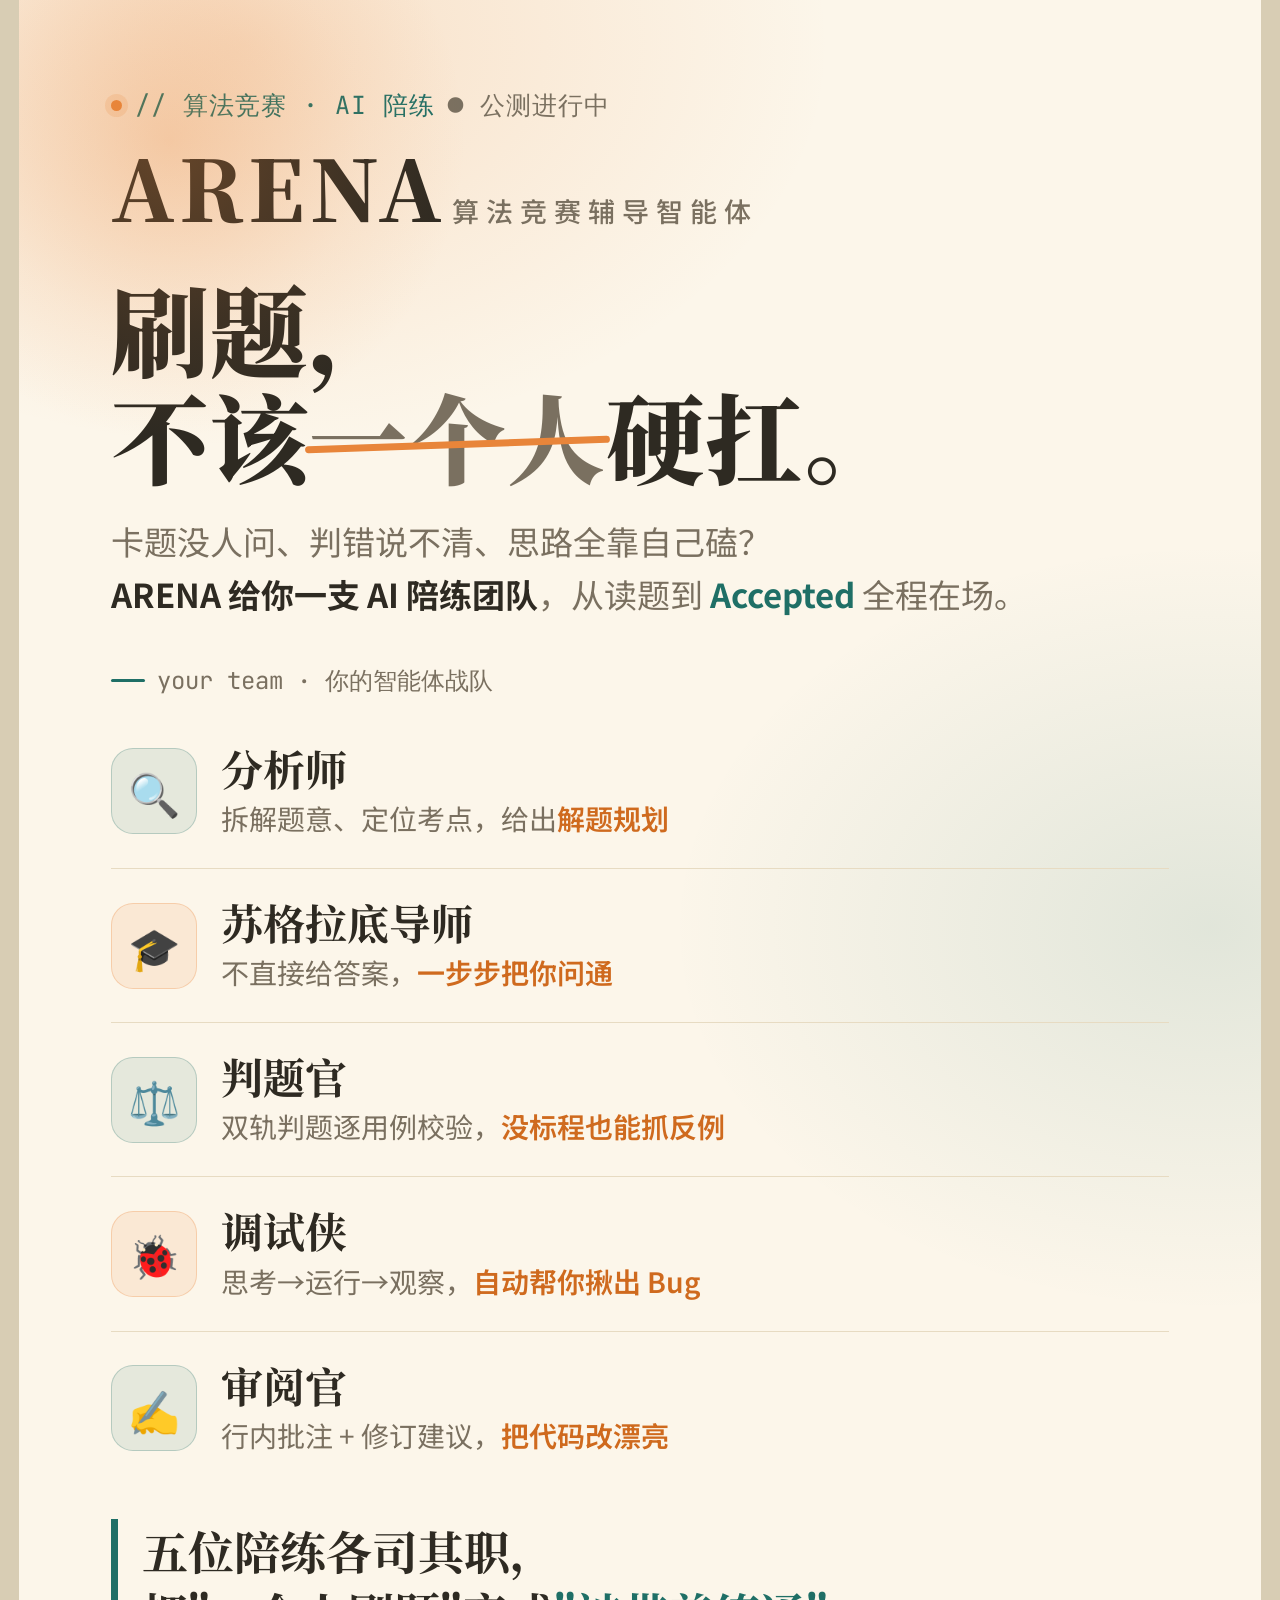
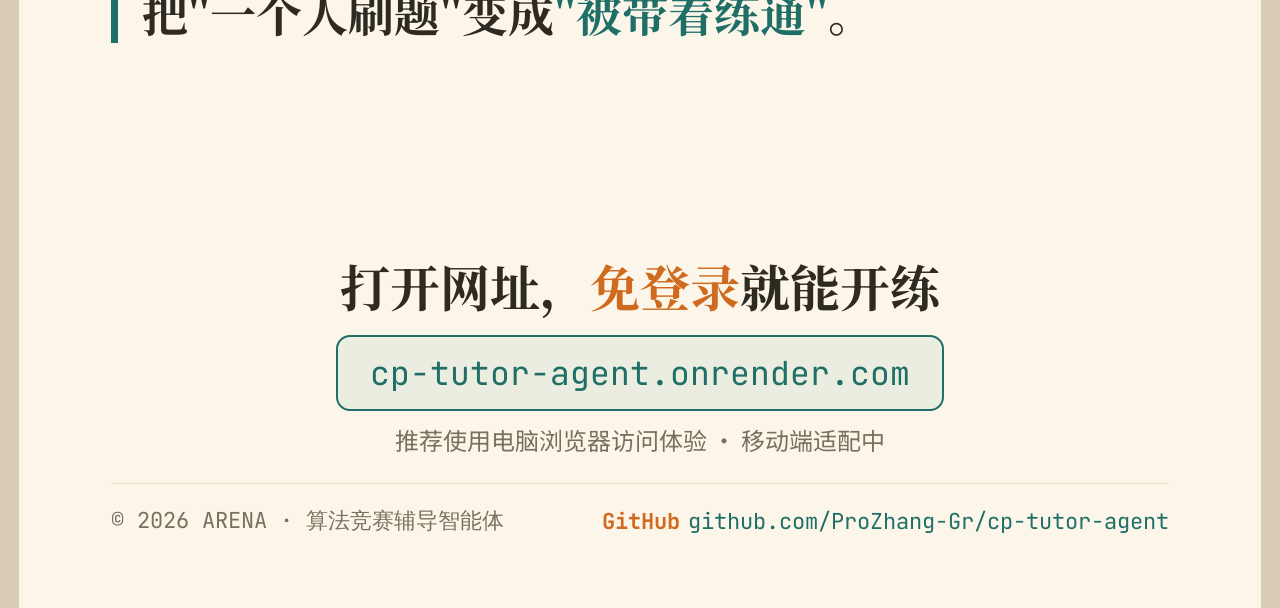
<file: 宣传海报/ARENA海报-五智能体-无码.html>
<!DOCTYPE html>
<html lang="zh-CN">
<head>
<meta charset="UTF-8" />
<meta name="viewport" content="width=device-width, initial-scale=1.0" />
<title>ARENA 宣传海报 · 五智能体</title>
<link rel="preconnect" href="https://fonts.googleapis.com">
<link rel="preconnect" href="https://fonts.gstatic.com" crossorigin>
<link href="https://fonts.googleapis.com/css2?family=Noto+Serif+SC:wght@500;700;900&family=Noto+Sans+SC:wght@400;500;700&family=JetBrains+Mono:wght@400;500;700&display=swap" rel="stylesheet">
<style>
/* ============================================================
   ARENA 宣传海报 · 五智能体（竖版 1242×2208）
   ★ 改文案：改 <body> 文字；改配色：改 :root；导出：浏览器 Ctrl+P 存 PDF 或截图
   ============================================================ */
:root{
  --paper:#FCF6EA; --paper2:#F6ECD8; --ink:#2E2A22; --ink-soft:#7A7060;
  --orange:#E8853A; --orange-deep:#CF6A1E; --teal:#1F6F66; --teal-deep:#134A43;
  --gold:#C79A3E; --line:#E7DBC2;
  --serif:"Noto Serif SC","Source Han Serif SC","Songti SC",Georgia,serif;
  --sans:"Noto Sans SC","PingFang SC","Microsoft YaHei",sans-serif;
  --mono:"JetBrains Mono","Cascadia Code","SF Mono",Consolas,monospace;
}
*{box-sizing:border-box;margin:0;padding:0}
html,body{background:#d8cdb4}
.poster{position:relative;width:1242px;height:2208px;margin:0 auto;overflow:hidden;
  background:
    radial-gradient(1050px 720px at 18% 2%, rgba(232,133,58,.20), transparent 56%),
    radial-gradient(900px 640px at 96% 42%, rgba(31,111,102,.12), transparent 60%),
    var(--paper);
  color:var(--ink);font-family:var(--sans);padding:88px 92px 72px;display:flex;flex-direction:column}
.sun{position:absolute;top:-160px;left:-150px;width:600px;height:600px;border-radius:50%;
  background:radial-gradient(circle at 50% 50%, rgba(232,133,58,.30), rgba(232,133,58,.08) 46%, transparent 70%);
  pointer-events:none}

.eyebrow{font-family:var(--mono);font-size:25px;letter-spacing:.04em;color:var(--teal);
  display:flex;align-items:center;gap:13px;margin-bottom:26px}
.eyebrow .dot{width:11px;height:11px;border-radius:50%;background:var(--orange);box-shadow:0 0 0 6px rgba(232,133,58,.18)}
.eyebrow .live{color:var(--ink-soft)}

.wordmark{font-family:var(--serif);font-weight:900;font-size:84px;line-height:.9;letter-spacing:.05em;display:inline-block}
.wordmark .sub{font-family:var(--sans);font-weight:500;font-size:27px;color:var(--ink-soft);letter-spacing:.26em;margin-left:6px}

/* 痛点大标 */
.hook{font-family:var(--serif);font-weight:900;font-size:98px;line-height:1.1;margin-top:50px;letter-spacing:.01em}
.hook .strike{position:relative;color:var(--ink-soft)}
.hook .strike::after{content:"";position:absolute;left:-4px;right:-4px;top:54%;height:7px;
  background:var(--orange);border-radius:4px;transform:rotate(-2deg)}
.hook .turn{color:var(--teal)}
.lead{font-size:33px;line-height:1.6;color:var(--ink-soft);margin-top:26px;max-width:1000px}
.lead b{color:var(--ink)}

/* 五智能体名片 */
.team{margin-top:44px}
.team-h{font-family:var(--mono);font-size:24px;color:var(--ink-soft);margin-bottom:18px;
  display:flex;align-items:center;gap:12px}
.team-h::before{content:"";width:34px;height:3px;background:var(--teal);border-radius:2px}
.agent{display:flex;align-items:center;gap:24px;padding:30px 0;border-bottom:1.5px solid var(--line)}
.agent:last-child{border-bottom:none}
.agent .av{flex:0 0 auto;width:86px;height:86px;border-radius:22px;display:grid;place-items:center;font-size:42px;
  background:rgba(31,111,102,.10);color:var(--teal);border:1.5px solid rgba(31,111,102,.24)}
.agent:nth-child(odd) .av{background:rgba(232,133,58,.12);color:var(--orange-deep);border-color:rgba(232,133,58,.28)}
.agent .nm{font-family:var(--serif);font-weight:700;font-size:42px;line-height:1.1}
.agent .ro{font-size:28px;color:var(--ink-soft);margin-top:7px}
.agent .ro b{color:var(--orange-deep);font-weight:600}

/* 收尾标语 */
.closing{margin-top:34px;font-family:var(--serif);font-weight:700;font-size:46px;line-height:1.35;
  color:var(--ink);border-left:7px solid var(--teal);padding-left:24px}
.closing em{color:var(--teal);font-style:normal}

/* CTA + 二维码 */
.cta{margin-top:auto;padding-top:30px;display:flex;align-items:center;justify-content:space-between;gap:36px}
.cta-text .k{font-family:var(--serif);font-weight:700;font-size:50px;line-height:1.2}
.cta-text .k em{color:var(--orange-deep);font-style:normal}
.cta-text .u{font-family:var(--mono);font-size:33px;color:var(--teal);margin-top:16px}
.cta-text .note{font-size:24px;color:var(--ink-soft);margin-top:11px}
.qr{flex:0 0 auto;width:256px;height:256px;background:#fff;border-radius:18px;padding:18px;
  border:1.5px solid var(--line);box-shadow:0 16px 40px rgba(46,42,34,.12)}
.qr svg{width:100%;height:100%;display:block}
.qr-fallback{width:100%;height:100%;display:grid;place-items:center;color:var(--ink-soft);
  font-family:var(--mono);font-size:20px;text-align:center;border:2px dashed var(--line);border-radius:10px}

.foot{margin-top:26px;font-family:var(--mono);font-size:22px;color:var(--ink-soft);
  display:flex;justify-content:space-between;align-items:center;gap:16px;border-top:1.5px solid var(--line);padding-top:22px}
.foot .gh{color:var(--teal)}
.foot .gh b{color:var(--orange-deep);font-weight:700;margin-right:8px}

/* —— 无二维码版：行动召唤居中、网址做成醒目按钮 —— */
.cta{justify-content:center !important;text-align:center}
.cta-text{max-width:1020px}
.cta-text .u{display:inline-block;border:2px solid var(--teal);border-radius:14px;
  padding:14px 32px;background:rgba(31,111,102,.07);margin-top:20px}
</style>
</head>
<body>
<div class="poster">
  <div class="sun"></div>

  <div class="eyebrow"><span class="dot"></span><span>// 算法竞赛 · AI 陪练</span><span class="live">● 公测进行中</span></div>
  <div class="wordmark">ARENA<span class="sub">算法竞赛辅导智能体</span></div>

  <h1 class="hook">刷题，<br>不该<span class="strike">一个人</span>硬扛。</h1>
  <p class="lead">卡题没人问、判错说不清、思路全靠自己磕？<br><b>ARENA 给你一支 AI 陪练团队</b>，从读题到 <span style="color:var(--teal);font-weight:700">Accepted</span> 全程在场。</p>

  <div class="team">
    <div class="team-h">your team · 你的智能体战队</div>
    <div class="agent"><span class="av">🔍</span><div><div class="nm">分析师</div><div class="ro">拆解题意、定位考点，给出<b>解题规划</b></div></div></div>
    <div class="agent"><span class="av">🎓</span><div><div class="nm">苏格拉底导师</div><div class="ro">不直接给答案，<b>一步步把你问通</b></div></div></div>
    <div class="agent"><span class="av">⚖️</span><div><div class="nm">判题官</div><div class="ro">双轨判题逐用例校验，<b>没标程也能抓反例</b></div></div></div>
    <div class="agent"><span class="av">🐞</span><div><div class="nm">调试侠</div><div class="ro">思考→运行→观察，<b>自动帮你揪出 Bug</b></div></div></div>
    <div class="agent"><span class="av">✍️</span><div><div class="nm">审阅官</div><div class="ro">行内批注 + 修订建议，<b>把代码改漂亮</b></div></div></div>
  </div>

  <div class="closing">五位陪练各司其职，<br>把"一个人刷题"变成<em>"被带着练通"</em>。</div>

  <div class="cta">
    <div class="cta-text">
      <div class="k">打开网址，<em>免登录</em>就能开练</div>
      <div class="u">cp-tutor-agent.onrender.com</div>
      <div class="note">推荐使用电脑浏览器访问体验 · 移动端适配中</div>
    </div>
    </div>

  <div class="foot">
    <span>© 2026 ARENA · 算法竞赛辅导智能体</span>
    <span class="gh"><b>GitHub</b>github.com/ProZhang-Gr/cp-tutor-agent</span>
  </div>
</div>
</body>
</html>
</file>
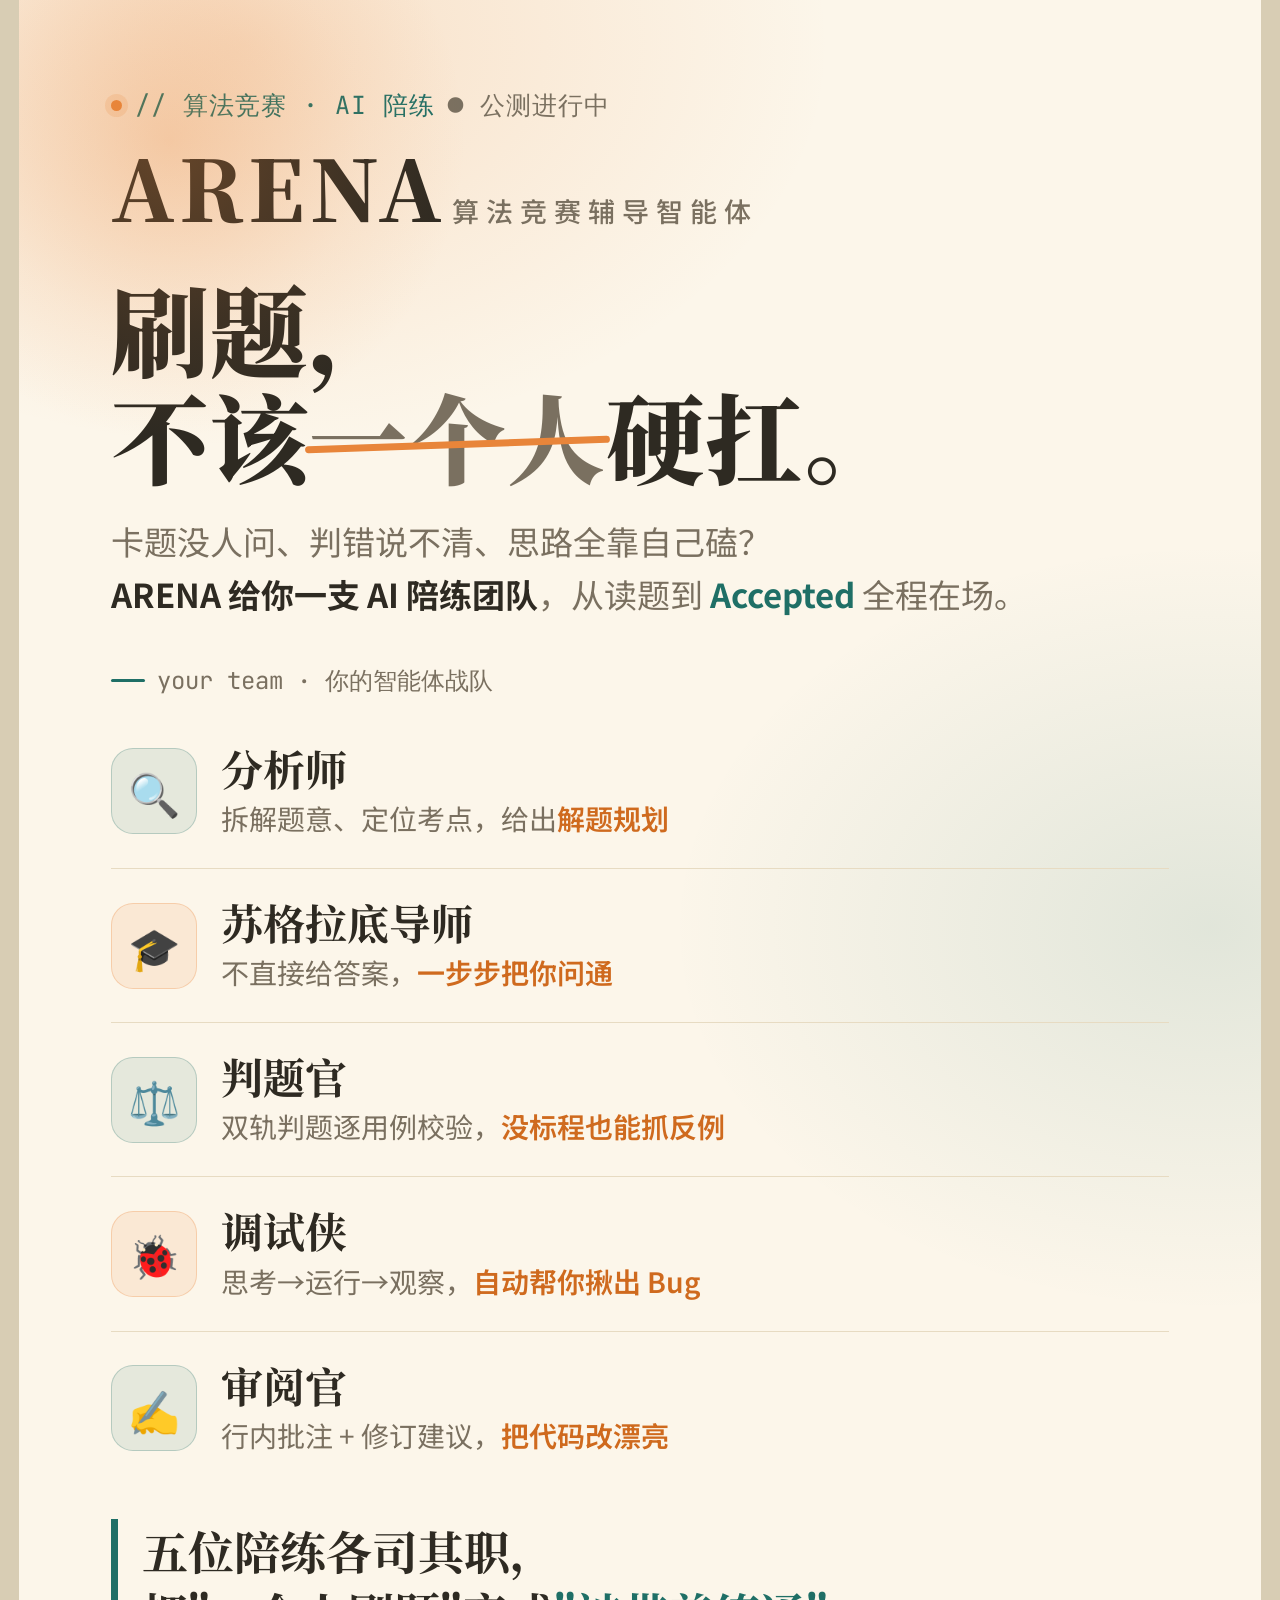
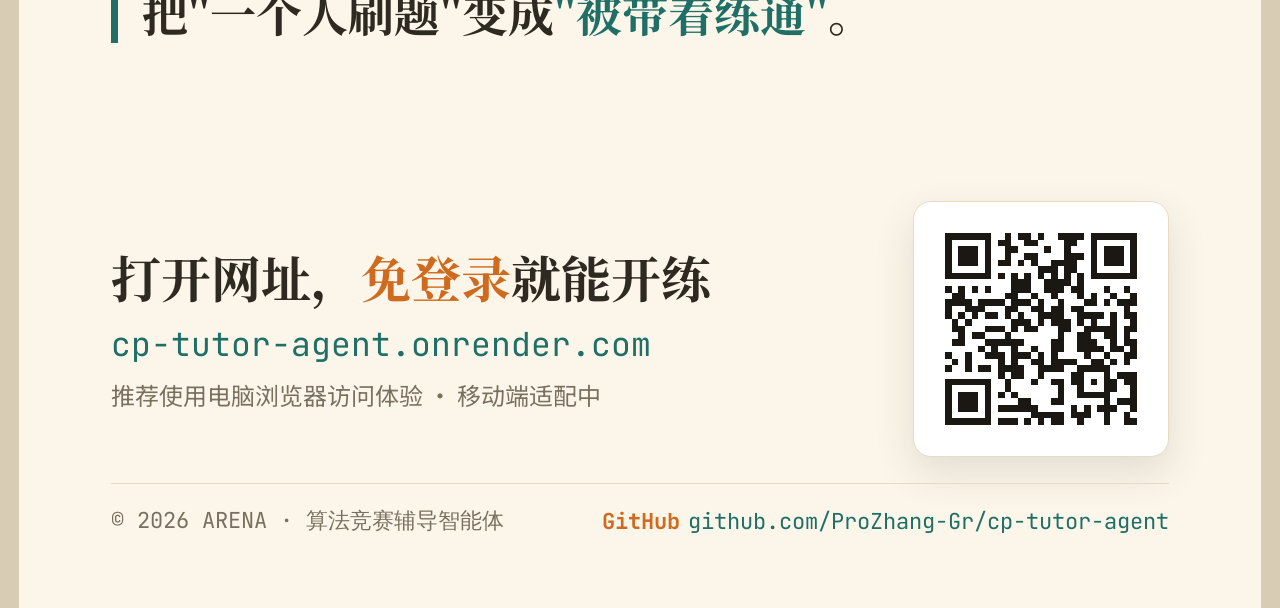
<file: 宣传海报/ARENA海报-五智能体.html>
<!DOCTYPE html>
<html lang="zh-CN">
<head>
<meta charset="UTF-8" />
<meta name="viewport" content="width=device-width, initial-scale=1.0" />
<title>ARENA 宣传海报 · 五智能体</title>
<link rel="preconnect" href="https://fonts.googleapis.com">
<link rel="preconnect" href="https://fonts.gstatic.com" crossorigin>
<link href="https://fonts.googleapis.com/css2?family=Noto+Serif+SC:wght@500;700;900&family=Noto+Sans+SC:wght@400;500;700&family=JetBrains+Mono:wght@400;500;700&display=swap" rel="stylesheet">
<style>
/* ============================================================
   ARENA 宣传海报 · 五智能体（竖版 1242×2208）
   ★ 改文案：改 <body> 文字；改配色：改 :root；导出：浏览器 Ctrl+P 存 PDF 或截图
   ============================================================ */
:root{
  --paper:#FCF6EA; --paper2:#F6ECD8; --ink:#2E2A22; --ink-soft:#7A7060;
  --orange:#E8853A; --orange-deep:#CF6A1E; --teal:#1F6F66; --teal-deep:#134A43;
  --gold:#C79A3E; --line:#E7DBC2;
  --serif:"Noto Serif SC","Source Han Serif SC","Songti SC",Georgia,serif;
  --sans:"Noto Sans SC","PingFang SC","Microsoft YaHei",sans-serif;
  --mono:"JetBrains Mono","Cascadia Code","SF Mono",Consolas,monospace;
}
*{box-sizing:border-box;margin:0;padding:0}
html,body{background:#d8cdb4}
.poster{position:relative;width:1242px;height:2208px;margin:0 auto;overflow:hidden;
  background:
    radial-gradient(1050px 720px at 18% 2%, rgba(232,133,58,.20), transparent 56%),
    radial-gradient(900px 640px at 96% 42%, rgba(31,111,102,.12), transparent 60%),
    var(--paper);
  color:var(--ink);font-family:var(--sans);padding:88px 92px 72px;display:flex;flex-direction:column}
.sun{position:absolute;top:-160px;left:-150px;width:600px;height:600px;border-radius:50%;
  background:radial-gradient(circle at 50% 50%, rgba(232,133,58,.30), rgba(232,133,58,.08) 46%, transparent 70%);
  pointer-events:none}

.eyebrow{font-family:var(--mono);font-size:25px;letter-spacing:.04em;color:var(--teal);
  display:flex;align-items:center;gap:13px;margin-bottom:26px}
.eyebrow .dot{width:11px;height:11px;border-radius:50%;background:var(--orange);box-shadow:0 0 0 6px rgba(232,133,58,.18)}
.eyebrow .live{color:var(--ink-soft)}

.wordmark{font-family:var(--serif);font-weight:900;font-size:84px;line-height:.9;letter-spacing:.05em;display:inline-block}
.wordmark .sub{font-family:var(--sans);font-weight:500;font-size:27px;color:var(--ink-soft);letter-spacing:.26em;margin-left:6px}

/* 痛点大标 */
.hook{font-family:var(--serif);font-weight:900;font-size:98px;line-height:1.1;margin-top:50px;letter-spacing:.01em}
.hook .strike{position:relative;color:var(--ink-soft)}
.hook .strike::after{content:"";position:absolute;left:-4px;right:-4px;top:54%;height:7px;
  background:var(--orange);border-radius:4px;transform:rotate(-2deg)}
.hook .turn{color:var(--teal)}
.lead{font-size:33px;line-height:1.6;color:var(--ink-soft);margin-top:26px;max-width:1000px}
.lead b{color:var(--ink)}

/* 五智能体名片 */
.team{margin-top:44px}
.team-h{font-family:var(--mono);font-size:24px;color:var(--ink-soft);margin-bottom:18px;
  display:flex;align-items:center;gap:12px}
.team-h::before{content:"";width:34px;height:3px;background:var(--teal);border-radius:2px}
.agent{display:flex;align-items:center;gap:24px;padding:30px 0;border-bottom:1.5px solid var(--line)}
.agent:last-child{border-bottom:none}
.agent .av{flex:0 0 auto;width:86px;height:86px;border-radius:22px;display:grid;place-items:center;font-size:42px;
  background:rgba(31,111,102,.10);color:var(--teal);border:1.5px solid rgba(31,111,102,.24)}
.agent:nth-child(odd) .av{background:rgba(232,133,58,.12);color:var(--orange-deep);border-color:rgba(232,133,58,.28)}
.agent .nm{font-family:var(--serif);font-weight:700;font-size:42px;line-height:1.1}
.agent .ro{font-size:28px;color:var(--ink-soft);margin-top:7px}
.agent .ro b{color:var(--orange-deep);font-weight:600}

/* 收尾标语 */
.closing{margin-top:34px;font-family:var(--serif);font-weight:700;font-size:46px;line-height:1.35;
  color:var(--ink);border-left:7px solid var(--teal);padding-left:24px}
.closing em{color:var(--teal);font-style:normal}

/* CTA + 二维码 */
.cta{margin-top:auto;padding-top:30px;display:flex;align-items:center;justify-content:space-between;gap:36px}
.cta-text .k{font-family:var(--serif);font-weight:700;font-size:50px;line-height:1.2}
.cta-text .k em{color:var(--orange-deep);font-style:normal}
.cta-text .u{font-family:var(--mono);font-size:33px;color:var(--teal);margin-top:16px}
.cta-text .note{font-size:24px;color:var(--ink-soft);margin-top:11px}
.qr{flex:0 0 auto;width:256px;height:256px;background:#fff;border-radius:18px;padding:18px;
  border:1.5px solid var(--line);box-shadow:0 16px 40px rgba(46,42,34,.12)}
.qr svg{width:100%;height:100%;display:block}
.qr-fallback{width:100%;height:100%;display:grid;place-items:center;color:var(--ink-soft);
  font-family:var(--mono);font-size:20px;text-align:center;border:2px dashed var(--line);border-radius:10px}

.foot{margin-top:26px;font-family:var(--mono);font-size:22px;color:var(--ink-soft);
  display:flex;justify-content:space-between;align-items:center;gap:16px;border-top:1.5px solid var(--line);padding-top:22px}
.foot .gh{color:var(--teal)}
.foot .gh b{color:var(--orange-deep);font-weight:700;margin-right:8px}
</style>
</head>
<body>
<div class="poster">
  <div class="sun"></div>

  <div class="eyebrow"><span class="dot"></span><span>// 算法竞赛 · AI 陪练</span><span class="live">● 公测进行中</span></div>
  <div class="wordmark">ARENA<span class="sub">算法竞赛辅导智能体</span></div>

  <h1 class="hook">刷题，<br>不该<span class="strike">一个人</span>硬扛。</h1>
  <p class="lead">卡题没人问、判错说不清、思路全靠自己磕？<br><b>ARENA 给你一支 AI 陪练团队</b>，从读题到 <span style="color:var(--teal);font-weight:700">Accepted</span> 全程在场。</p>

  <div class="team">
    <div class="team-h">your team · 你的智能体战队</div>
    <div class="agent"><span class="av">🔍</span><div><div class="nm">分析师</div><div class="ro">拆解题意、定位考点，给出<b>解题规划</b></div></div></div>
    <div class="agent"><span class="av">🎓</span><div><div class="nm">苏格拉底导师</div><div class="ro">不直接给答案，<b>一步步把你问通</b></div></div></div>
    <div class="agent"><span class="av">⚖️</span><div><div class="nm">判题官</div><div class="ro">双轨判题逐用例校验，<b>没标程也能抓反例</b></div></div></div>
    <div class="agent"><span class="av">🐞</span><div><div class="nm">调试侠</div><div class="ro">思考→运行→观察，<b>自动帮你揪出 Bug</b></div></div></div>
    <div class="agent"><span class="av">✍️</span><div><div class="nm">审阅官</div><div class="ro">行内批注 + 修订建议，<b>把代码改漂亮</b></div></div></div>
  </div>

  <div class="closing">五位陪练各司其职，<br>把"一个人刷题"变成<em>"被带着练通"</em>。</div>

  <div class="cta">
    <div class="cta-text">
      <div class="k">打开网址，<em>免登录</em>就能开练</div>
      <div class="u">cp-tutor-agent.onrender.com</div>
      <div class="note">推荐使用电脑浏览器访问体验 · 移动端适配中</div>
    </div>
    <div class="qr" id="qr"><svg viewBox="-2 -2 33 33" shape-rendering="crispEdges" xmlns="http://www.w3.org/2000/svg"><rect x="-2" y="-2" width="33" height="33" fill="#ffffff"/><path d="M0 0h1v1h-1zM1 0h1v1h-1zM2 0h1v1h-1zM3 0h1v1h-1zM4 0h1v1h-1zM5 0h1v1h-1zM6 0h1v1h-1zM9 0h1v1h-1zM11 0h1v1h-1zM12 0h1v1h-1zM14 0h1v1h-1zM17 0h1v1h-1zM18 0h1v1h-1zM19 0h1v1h-1zM20 0h1v1h-1zM22 0h1v1h-1zM23 0h1v1h-1zM24 0h1v1h-1zM25 0h1v1h-1zM26 0h1v1h-1zM27 0h1v1h-1zM28 0h1v1h-1zM0 1h1v1h-1zM6 1h1v1h-1zM8 1h1v1h-1zM9 1h1v1h-1zM12 1h1v1h-1zM13 1h1v1h-1zM18 1h1v1h-1zM19 1h1v1h-1zM22 1h1v1h-1zM28 1h1v1h-1zM0 2h1v1h-1zM2 2h1v1h-1zM3 2h1v1h-1zM4 2h1v1h-1zM6 2h1v1h-1zM9 2h1v1h-1zM10 2h1v1h-1zM15 2h1v1h-1zM18 2h1v1h-1zM22 2h1v1h-1zM24 2h1v1h-1zM25 2h1v1h-1zM26 2h1v1h-1zM28 2h1v1h-1zM0 3h1v1h-1zM2 3h1v1h-1zM3 3h1v1h-1zM4 3h1v1h-1zM6 3h1v1h-1zM9 3h1v1h-1zM12 3h1v1h-1zM13 3h1v1h-1zM18 3h1v1h-1zM19 3h1v1h-1zM20 3h1v1h-1zM22 3h1v1h-1zM24 3h1v1h-1zM25 3h1v1h-1zM26 3h1v1h-1zM28 3h1v1h-1zM0 4h1v1h-1zM2 4h1v1h-1zM3 4h1v1h-1zM4 4h1v1h-1zM6 4h1v1h-1zM8 4h1v1h-1zM9 4h1v1h-1zM11 4h1v1h-1zM13 4h1v1h-1zM16 4h1v1h-1zM17 4h1v1h-1zM18 4h1v1h-1zM19 4h1v1h-1zM22 4h1v1h-1zM24 4h1v1h-1zM25 4h1v1h-1zM26 4h1v1h-1zM28 4h1v1h-1zM0 5h1v1h-1zM6 5h1v1h-1zM14 5h1v1h-1zM15 5h1v1h-1zM16 5h1v1h-1zM18 5h1v1h-1zM19 5h1v1h-1zM22 5h1v1h-1zM28 5h1v1h-1zM0 6h1v1h-1zM1 6h1v1h-1zM2 6h1v1h-1zM3 6h1v1h-1zM4 6h1v1h-1zM5 6h1v1h-1zM6 6h1v1h-1zM8 6h1v1h-1zM10 6h1v1h-1zM12 6h1v1h-1zM14 6h1v1h-1zM16 6h1v1h-1zM18 6h1v1h-1zM20 6h1v1h-1zM22 6h1v1h-1zM23 6h1v1h-1zM24 6h1v1h-1zM25 6h1v1h-1zM26 6h1v1h-1zM27 6h1v1h-1zM28 6h1v1h-1zM10 7h1v1h-1zM11 7h1v1h-1zM12 7h1v1h-1zM15 7h1v1h-1zM16 7h1v1h-1zM17 7h1v1h-1zM18 7h1v1h-1zM20 7h1v1h-1zM0 8h1v1h-1zM2 8h1v1h-1zM4 8h1v1h-1zM6 8h1v1h-1zM10 8h1v1h-1zM11 8h1v1h-1zM12 8h1v1h-1zM15 8h1v1h-1zM16 8h1v1h-1zM17 8h1v1h-1zM19 8h1v1h-1zM20 8h1v1h-1zM24 8h1v1h-1zM27 8h1v1h-1zM1 9h1v1h-1zM2 9h1v1h-1zM9 9h1v1h-1zM10 9h1v1h-1zM13 9h1v1h-1zM16 9h1v1h-1zM20 9h1v1h-1zM22 9h1v1h-1zM25 9h1v1h-1zM28 9h1v1h-1zM0 10h1v1h-1zM1 10h1v1h-1zM2 10h1v1h-1zM3 10h1v1h-1zM5 10h1v1h-1zM6 10h1v1h-1zM7 10h1v1h-1zM8 10h1v1h-1zM10 10h1v1h-1zM11 10h1v1h-1zM12 10h1v1h-1zM14 10h1v1h-1zM17 10h1v1h-1zM21 10h1v1h-1zM22 10h1v1h-1zM24 10h1v1h-1zM26 10h1v1h-1zM27 10h1v1h-1zM28 10h1v1h-1zM0 11h1v1h-1zM3 11h1v1h-1zM4 11h1v1h-1zM5 11h1v1h-1zM9 11h1v1h-1zM10 11h1v1h-1zM13 11h1v1h-1zM14 11h1v1h-1zM16 11h1v1h-1zM17 11h1v1h-1zM19 11h1v1h-1zM20 11h1v1h-1zM27 11h1v1h-1zM0 12h1v1h-1zM2 12h1v1h-1zM4 12h1v1h-1zM6 12h1v1h-1zM7 12h1v1h-1zM9 12h1v1h-1zM11 12h1v1h-1zM14 12h1v1h-1zM15 12h1v1h-1zM16 12h1v1h-1zM17 12h1v1h-1zM20 12h1v1h-1zM21 12h1v1h-1zM22 12h1v1h-1zM23 12h1v1h-1zM25 12h1v1h-1zM27 12h1v1h-1zM28 12h1v1h-1zM1 13h1v1h-1zM3 13h1v1h-1zM10 13h1v1h-1zM11 13h1v1h-1zM12 13h1v1h-1zM14 13h1v1h-1zM16 13h1v1h-1zM17 13h1v1h-1zM18 13h1v1h-1zM20 13h1v1h-1zM22 13h1v1h-1zM25 13h1v1h-1zM28 13h1v1h-1zM1 14h1v1h-1zM2 14h1v1h-1zM6 14h1v1h-1zM7 14h1v1h-1zM8 14h1v1h-1zM10 14h1v1h-1zM12 14h1v1h-1zM13 14h1v1h-1zM17 14h1v1h-1zM18 14h1v1h-1zM21 14h1v1h-1zM22 14h1v1h-1zM23 14h1v1h-1zM24 14h1v1h-1zM25 14h1v1h-1zM27 14h1v1h-1zM28 14h1v1h-1zM2 15h1v1h-1zM4 15h1v1h-1zM5 15h1v1h-1zM9 15h1v1h-1zM17 15h1v1h-1zM20 15h1v1h-1zM21 15h1v1h-1zM24 15h1v1h-1zM25 15h1v1h-1zM27 15h1v1h-1zM1 16h1v1h-1zM2 16h1v1h-1zM6 16h1v1h-1zM7 16h1v1h-1zM8 16h1v1h-1zM9 16h1v1h-1zM10 16h1v1h-1zM11 16h1v1h-1zM16 16h1v1h-1zM17 16h1v1h-1zM20 16h1v1h-1zM21 16h1v1h-1zM22 16h1v1h-1zM25 16h1v1h-1zM27 16h1v1h-1zM28 16h1v1h-1zM5 17h1v1h-1zM7 17h1v1h-1zM10 17h1v1h-1zM13 17h1v1h-1zM16 17h1v1h-1zM17 17h1v1h-1zM20 17h1v1h-1zM21 17h1v1h-1zM22 17h1v1h-1zM23 17h1v1h-1zM25 17h1v1h-1zM26 17h1v1h-1zM28 17h1v1h-1zM0 18h1v1h-1zM3 18h1v1h-1zM6 18h1v1h-1zM7 18h1v1h-1zM8 18h1v1h-1zM10 18h1v1h-1zM11 18h1v1h-1zM12 18h1v1h-1zM14 18h1v1h-1zM16 18h1v1h-1zM21 18h1v1h-1zM24 18h1v1h-1zM27 18h1v1h-1zM28 18h1v1h-1zM1 19h1v1h-1zM3 19h1v1h-1zM8 19h1v1h-1zM10 19h1v1h-1zM13 19h1v1h-1zM14 19h1v1h-1zM16 19h1v1h-1zM17 19h1v1h-1zM18 19h1v1h-1zM19 19h1v1h-1zM22 19h1v1h-1zM23 19h1v1h-1zM25 19h1v1h-1zM27 19h1v1h-1zM0 20h1v1h-1zM3 20h1v1h-1zM5 20h1v1h-1zM6 20h1v1h-1zM8 20h1v1h-1zM9 20h1v1h-1zM10 20h1v1h-1zM11 20h1v1h-1zM14 20h1v1h-1zM15 20h1v1h-1zM16 20h1v1h-1zM17 20h1v1h-1zM20 20h1v1h-1zM21 20h1v1h-1zM22 20h1v1h-1zM23 20h1v1h-1zM24 20h1v1h-1zM8 21h1v1h-1zM10 21h1v1h-1zM11 21h1v1h-1zM14 21h1v1h-1zM19 21h1v1h-1zM20 21h1v1h-1zM24 21h1v1h-1zM26 21h1v1h-1zM27 21h1v1h-1zM28 21h1v1h-1zM0 22h1v1h-1zM1 22h1v1h-1zM2 22h1v1h-1zM3 22h1v1h-1zM4 22h1v1h-1zM5 22h1v1h-1zM6 22h1v1h-1zM9 22h1v1h-1zM13 22h1v1h-1zM16 22h1v1h-1zM17 22h1v1h-1zM19 22h1v1h-1zM20 22h1v1h-1zM22 22h1v1h-1zM24 22h1v1h-1zM25 22h1v1h-1zM27 22h1v1h-1zM28 22h1v1h-1zM0 23h1v1h-1zM6 23h1v1h-1zM9 23h1v1h-1zM17 23h1v1h-1zM20 23h1v1h-1zM24 23h1v1h-1zM25 23h1v1h-1zM28 23h1v1h-1zM0 24h1v1h-1zM2 24h1v1h-1zM3 24h1v1h-1zM4 24h1v1h-1zM6 24h1v1h-1zM8 24h1v1h-1zM10 24h1v1h-1zM17 24h1v1h-1zM20 24h1v1h-1zM21 24h1v1h-1zM22 24h1v1h-1zM23 24h1v1h-1zM24 24h1v1h-1zM28 24h1v1h-1zM0 25h1v1h-1zM2 25h1v1h-1zM3 25h1v1h-1zM4 25h1v1h-1zM6 25h1v1h-1zM11 25h1v1h-1zM12 25h1v1h-1zM16 25h1v1h-1zM17 25h1v1h-1zM24 25h1v1h-1zM26 25h1v1h-1zM27 25h1v1h-1zM28 25h1v1h-1zM0 26h1v1h-1zM2 26h1v1h-1zM3 26h1v1h-1zM4 26h1v1h-1zM6 26h1v1h-1zM8 26h1v1h-1zM9 26h1v1h-1zM10 26h1v1h-1zM11 26h1v1h-1zM12 26h1v1h-1zM13 26h1v1h-1zM19 26h1v1h-1zM21 26h1v1h-1zM23 26h1v1h-1zM24 26h1v1h-1zM25 26h1v1h-1zM28 26h1v1h-1zM0 27h1v1h-1zM6 27h1v1h-1zM13 27h1v1h-1zM14 27h1v1h-1zM15 27h1v1h-1zM16 27h1v1h-1zM17 27h1v1h-1zM19 27h1v1h-1zM20 27h1v1h-1zM21 27h1v1h-1zM24 27h1v1h-1zM27 27h1v1h-1zM0 28h1v1h-1zM1 28h1v1h-1zM2 28h1v1h-1zM3 28h1v1h-1zM4 28h1v1h-1zM5 28h1v1h-1zM6 28h1v1h-1zM8 28h1v1h-1zM9 28h1v1h-1zM10 28h1v1h-1zM12 28h1v1h-1zM14 28h1v1h-1zM16 28h1v1h-1zM17 28h1v1h-1zM20 28h1v1h-1zM24 28h1v1h-1zM27 28h1v1h-1zM28 28h1v1h-1z" fill="#1b1712"/></svg></div>
  </div>

  <div class="foot">
    <span>© 2026 ARENA · 算法竞赛辅导智能体</span>
    <span class="gh"><b>GitHub</b>github.com/ProZhang-Gr/cp-tutor-agent</span>
  </div>
</div>
</body>
</html>
</file>
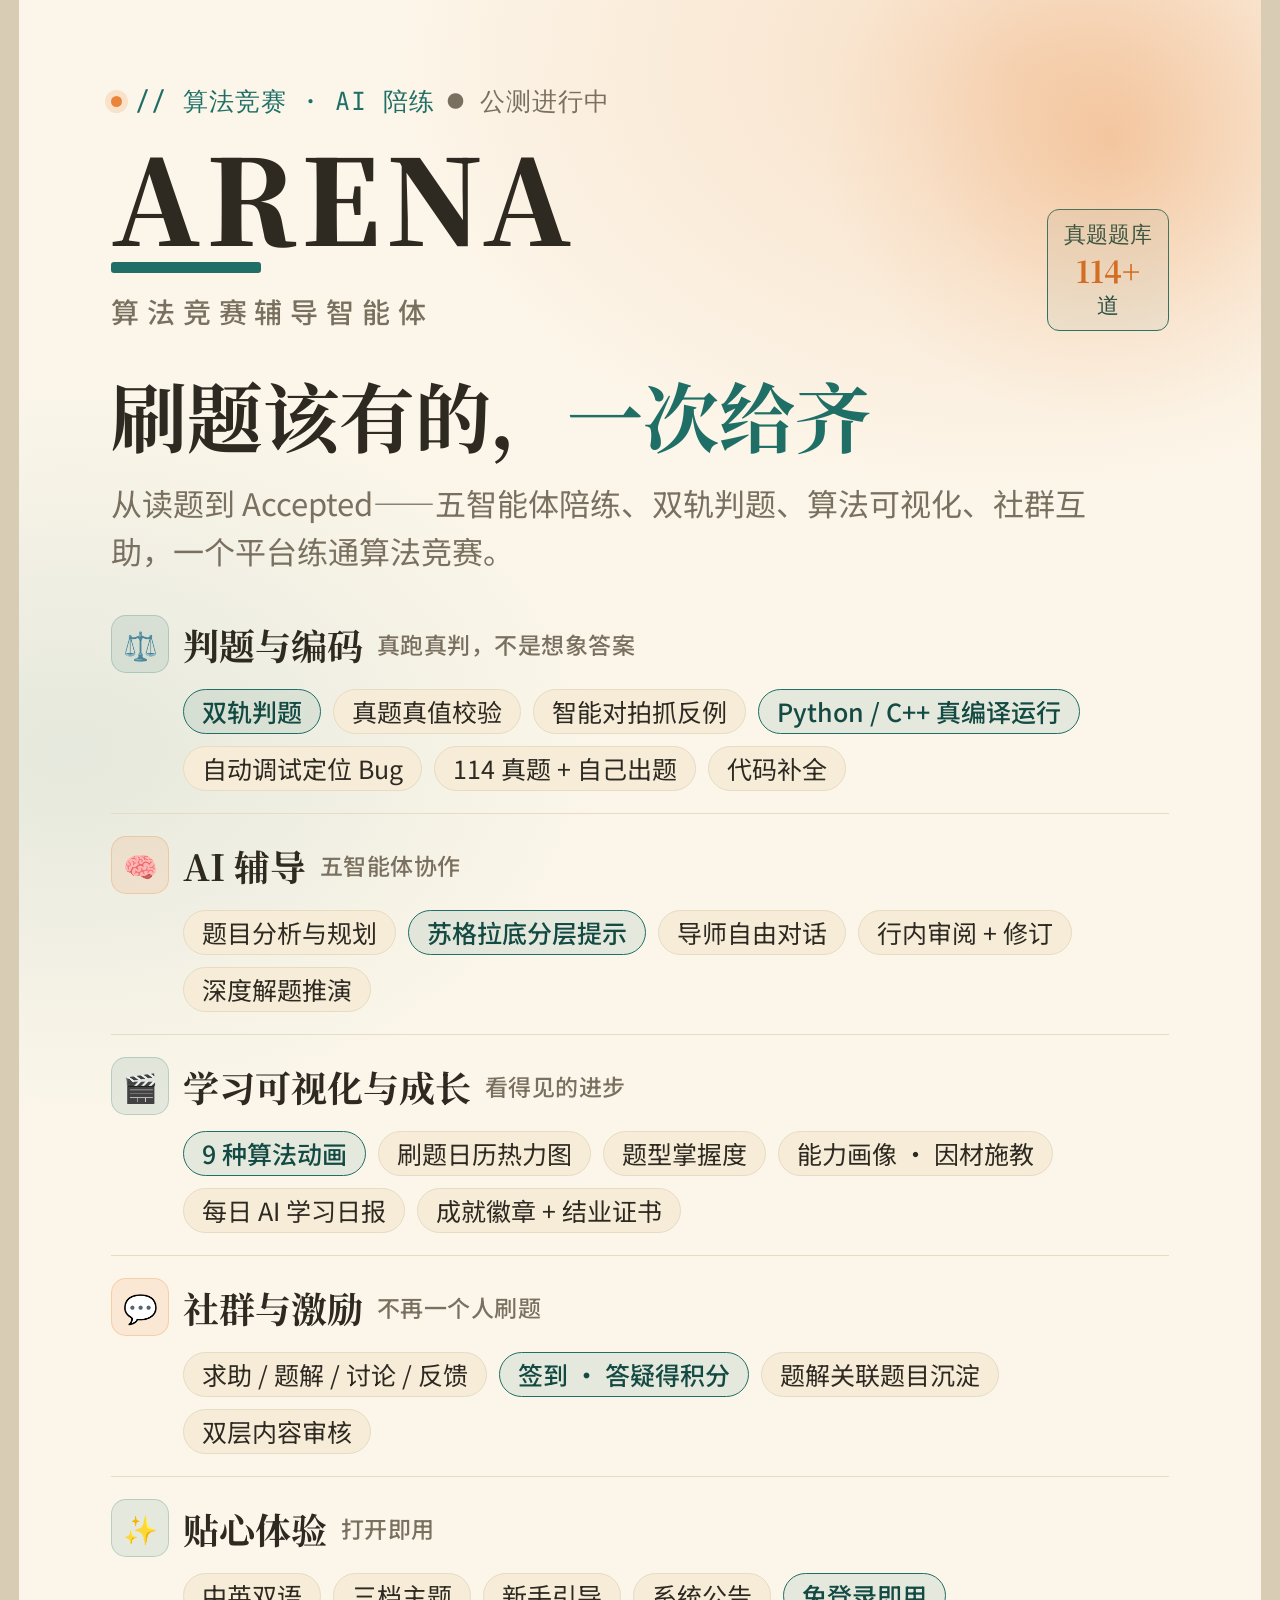
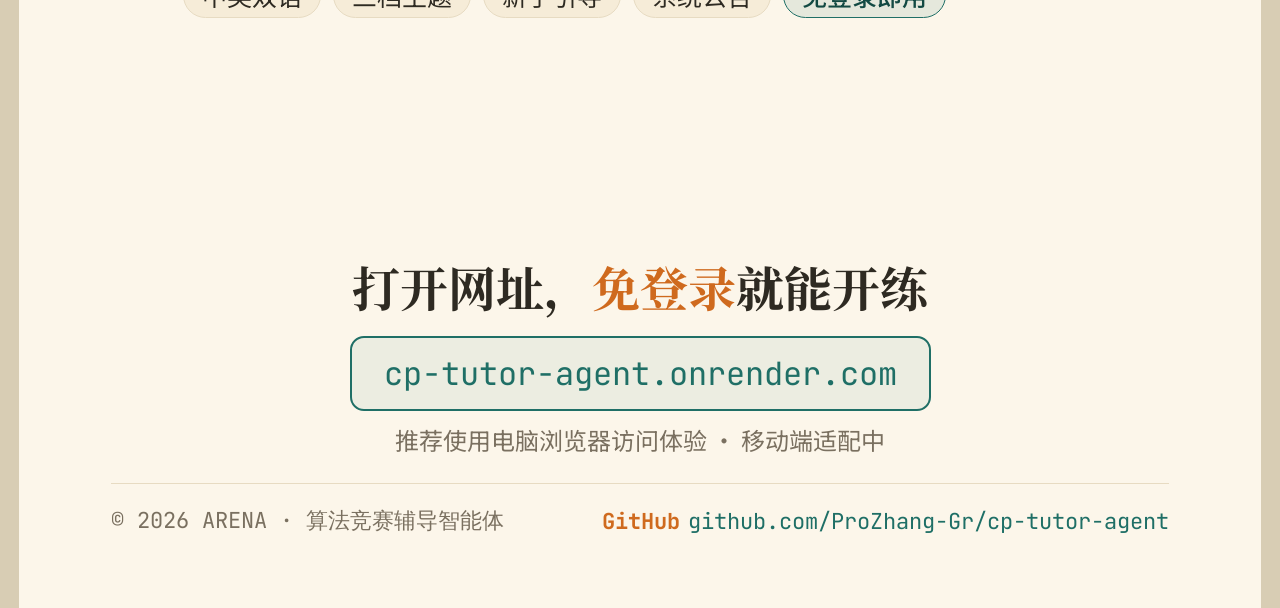
<file: 宣传海报/ARENA海报-功能全景-无码.html>
<!DOCTYPE html>
<html lang="zh-CN">
<head>
<meta charset="UTF-8" />
<meta name="viewport" content="width=device-width, initial-scale=1.0" />
<title>ARENA 宣传海报 · 功能全景</title>
<link rel="preconnect" href="https://fonts.googleapis.com">
<link rel="preconnect" href="https://fonts.gstatic.com" crossorigin>
<link href="https://fonts.googleapis.com/css2?family=Noto+Serif+SC:wght@500;700;900&family=Noto+Sans+SC:wght@400;500;700&family=JetBrains+Mono:wght@400;500;700&display=swap" rel="stylesheet">
<style>
/* ============================================================
   ARENA 宣传海报 · 功能全景（竖版 1242×2208）
   ★ 改文案：改 <body> 文字；改配色：改 :root；导出：浏览器 Ctrl+P 存 PDF 或截图
   ============================================================ */
:root{
  --paper:#FCF6EA; --paper2:#F6ECD8; --ink:#2E2A22; --ink-soft:#7A7060;
  --orange:#E8853A; --orange-deep:#CF6A1E; --teal:#1F6F66; --teal-deep:#134A43;
  --gold:#C79A3E; --line:#E7DBC2;
  --serif:"Noto Serif SC","Source Han Serif SC","Songti SC",Georgia,serif;
  --sans:"Noto Sans SC","PingFang SC","Microsoft YaHei",sans-serif;
  --mono:"JetBrains Mono","Cascadia Code","SF Mono",Consolas,monospace;
}
*{box-sizing:border-box;margin:0;padding:0}
html,body{background:#d8cdb4}
.poster{position:relative;width:1242px;height:2208px;margin:0 auto;overflow:hidden;
  background:
    radial-gradient(1100px 760px at 80% 3%, rgba(232,133,58,.20), transparent 58%),
    radial-gradient(900px 620px at 4% 34%, rgba(31,111,102,.10), transparent 60%),
    var(--paper);
  color:var(--ink);font-family:var(--sans);padding:84px 92px 72px;display:flex;flex-direction:column}
.sun{position:absolute;top:-150px;right:-140px;width:580px;height:580px;border-radius:50%;
  background:radial-gradient(circle at 50% 50%, rgba(232,133,58,.32), rgba(232,133,58,.08) 46%, transparent 70%);
  pointer-events:none}

.eyebrow{font-family:var(--mono);font-size:25px;letter-spacing:.04em;color:var(--teal);
  display:flex;align-items:center;gap:13px;margin-bottom:24px}
.eyebrow .dot{width:11px;height:11px;border-radius:50%;background:var(--orange);
  box-shadow:0 0 0 6px rgba(232,133,58,.18)}
.eyebrow .live{color:var(--ink-soft)}

.top{display:flex;align-items:flex-end;justify-content:space-between;gap:20px}
.wordmark{font-family:var(--serif);font-weight:900;font-size:118px;line-height:.9;letter-spacing:.04em}
.wordmark::after{content:"";display:block;width:150px;height:11px;margin-top:14px;background:var(--teal);border-radius:3px}
.brand-sub{font-family:var(--sans);font-weight:500;font-size:28px;color:var(--ink-soft);letter-spacing:.28em;margin-top:18px}
.badge{font-family:var(--mono);font-size:22px;color:var(--teal-deep);border:1.5px solid var(--teal);
  border-radius:12px;padding:10px 16px;text-align:center;line-height:1.35;background:rgba(31,111,102,.06)}
.badge b{font-family:var(--serif);font-size:30px;color:var(--orange-deep);display:block}

.headline{font-family:var(--serif);font-weight:700;font-size:76px;line-height:1.16;margin-top:40px}
.headline .hl{color:var(--teal)}
.subhead{font-size:31px;line-height:1.55;color:var(--ink-soft);margin-top:20px;max-width:1010px}

/* 功能模块（能力地图） */
.mods{margin-top:34px}
.mod{padding:22px 0;border-top:1.5px solid var(--line)}
.mod:first-child{border-top:none;padding-top:6px}
.mod-title{display:flex;align-items:center;gap:14px;font-family:var(--serif);font-weight:700;
  font-size:36px;margin-bottom:16px}
.mod-title .ic{width:58px;height:58px;border-radius:15px;display:grid;place-items:center;font-size:28px;
  background:rgba(31,111,102,.10);color:var(--teal);border:1.5px solid rgba(31,111,102,.22);flex:0 0 auto}
.mod:nth-child(even) .mod-title .ic{background:rgba(232,133,58,.12);color:var(--orange-deep);border-color:rgba(232,133,58,.28)}
.mod-title small{font-family:var(--sans);font-weight:500;font-size:23px;color:var(--ink-soft);letter-spacing:.02em}
.pills{display:flex;flex-wrap:wrap;gap:12px;padding-left:72px}
.pill{font-size:25px;padding:9px 18px;border-radius:999px;background:var(--paper2);
  border:1.5px solid var(--line);color:var(--ink);line-height:1}
.pill.hot{border-color:var(--teal);color:var(--teal-deep);background:rgba(31,111,102,.10);font-weight:500}

/* CTA + 二维码 */
.cta{margin-top:auto;padding-top:30px;display:flex;align-items:center;justify-content:space-between;gap:36px}
.cta-text .k{font-family:var(--serif);font-weight:700;font-size:48px;line-height:1.2}
.cta-text .k em{color:var(--orange-deep);font-style:normal}
.cta-text .u{font-family:var(--mono);font-size:32px;color:var(--teal);margin-top:16px}
.cta-text .note{font-size:24px;color:var(--ink-soft);margin-top:11px}
.qr{flex:0 0 auto;width:250px;height:250px;background:#fff;border-radius:18px;padding:18px;
  border:1.5px solid var(--line);box-shadow:0 16px 40px rgba(46,42,34,.12)}
.qr svg{width:100%;height:100%;display:block}
.qr-fallback{width:100%;height:100%;display:grid;place-items:center;color:var(--ink-soft);
  font-family:var(--mono);font-size:20px;text-align:center;border:2px dashed var(--line);border-radius:10px}

.foot{margin-top:26px;font-family:var(--mono);font-size:22px;color:var(--ink-soft);
  display:flex;justify-content:space-between;align-items:center;gap:16px;border-top:1.5px solid var(--line);padding-top:22px}
.foot .gh{color:var(--teal)}
.foot .gh b{color:var(--orange-deep);font-weight:700;margin-right:8px}

/* —— 无二维码版：行动召唤居中、网址做成醒目按钮 —— */
.cta{justify-content:center !important;text-align:center}
.cta-text{max-width:1020px}
.cta-text .u{display:inline-block;border:2px solid var(--teal);border-radius:14px;
  padding:14px 32px;background:rgba(31,111,102,.07);margin-top:20px}
</style>
</head>
<body>
<div class="poster">
  <div class="sun"></div>

  <div class="eyebrow"><span class="dot"></span><span>// 算法竞赛 · AI 陪练</span><span class="live">● 公测进行中</span></div>

  <div class="top">
    <div>
      <div class="wordmark">ARENA</div>
      <div class="brand-sub">算法竞赛辅导智能体</div>
    </div>
    <div class="badge">真题题库<b>114+</b>道</div>
  </div>

  <h1 class="headline">刷题该有的，<span class="hl">一次给齐</span></h1>
  <p class="subhead">从读题到 Accepted——五智能体陪练、双轨判题、算法可视化、社群互助，一个平台练通算法竞赛。</p>

  <div class="mods">
    <div class="mod">
      <div class="mod-title"><span class="ic">⚖️</span>判题与编码<small>真跑真判，不是想象答案</small></div>
      <div class="pills">
        <span class="pill hot">双轨判题</span><span class="pill">真题真值校验</span><span class="pill">智能对拍抓反例</span>
        <span class="pill hot">Python / C++ 真编译运行</span><span class="pill">自动调试定位 Bug</span><span class="pill">114 真题 + 自己出题</span><span class="pill">代码补全</span>
      </div>
    </div>
    <div class="mod">
      <div class="mod-title"><span class="ic">🧠</span>AI 辅导<small>五智能体协作</small></div>
      <div class="pills">
        <span class="pill">题目分析与规划</span><span class="pill hot">苏格拉底分层提示</span><span class="pill">导师自由对话</span>
        <span class="pill">行内审阅 + 修订</span><span class="pill">深度解题推演</span>
      </div>
    </div>
    <div class="mod">
      <div class="mod-title"><span class="ic">🎬</span>学习可视化与成长<small>看得见的进步</small></div>
      <div class="pills">
        <span class="pill hot">9 种算法动画</span><span class="pill">刷题日历热力图</span><span class="pill">题型掌握度</span>
        <span class="pill">能力画像 · 因材施教</span><span class="pill">每日 AI 学习日报</span><span class="pill">成就徽章 + 结业证书</span>
      </div>
    </div>
    <div class="mod">
      <div class="mod-title"><span class="ic">💬</span>社群与激励<small>不再一个人刷题</small></div>
      <div class="pills">
        <span class="pill">求助 / 题解 / 讨论 / 反馈</span><span class="pill hot">签到 · 答疑得积分</span><span class="pill">题解关联题目沉淀</span><span class="pill">双层内容审核</span>
      </div>
    </div>
    <div class="mod">
      <div class="mod-title"><span class="ic">✨</span>贴心体验<small>打开即用</small></div>
      <div class="pills">
        <span class="pill">中英双语</span><span class="pill">三档主题</span><span class="pill">新手引导</span><span class="pill">系统公告</span><span class="pill hot">免登录即用</span>
      </div>
    </div>
  </div>

  <div class="cta">
    <div class="cta-text">
      <div class="k">打开网址，<em>免登录</em>就能开练</div>
      <div class="u">cp-tutor-agent.onrender.com</div>
      <div class="note">推荐使用电脑浏览器访问体验 · 移动端适配中</div>
    </div>
    </div>

  <div class="foot">
    <span>© 2026 ARENA · 算法竞赛辅导智能体</span>
    <span class="gh"><b>GitHub</b>github.com/ProZhang-Gr/cp-tutor-agent</span>
  </div>
</div>
</body>
</html>
</file>
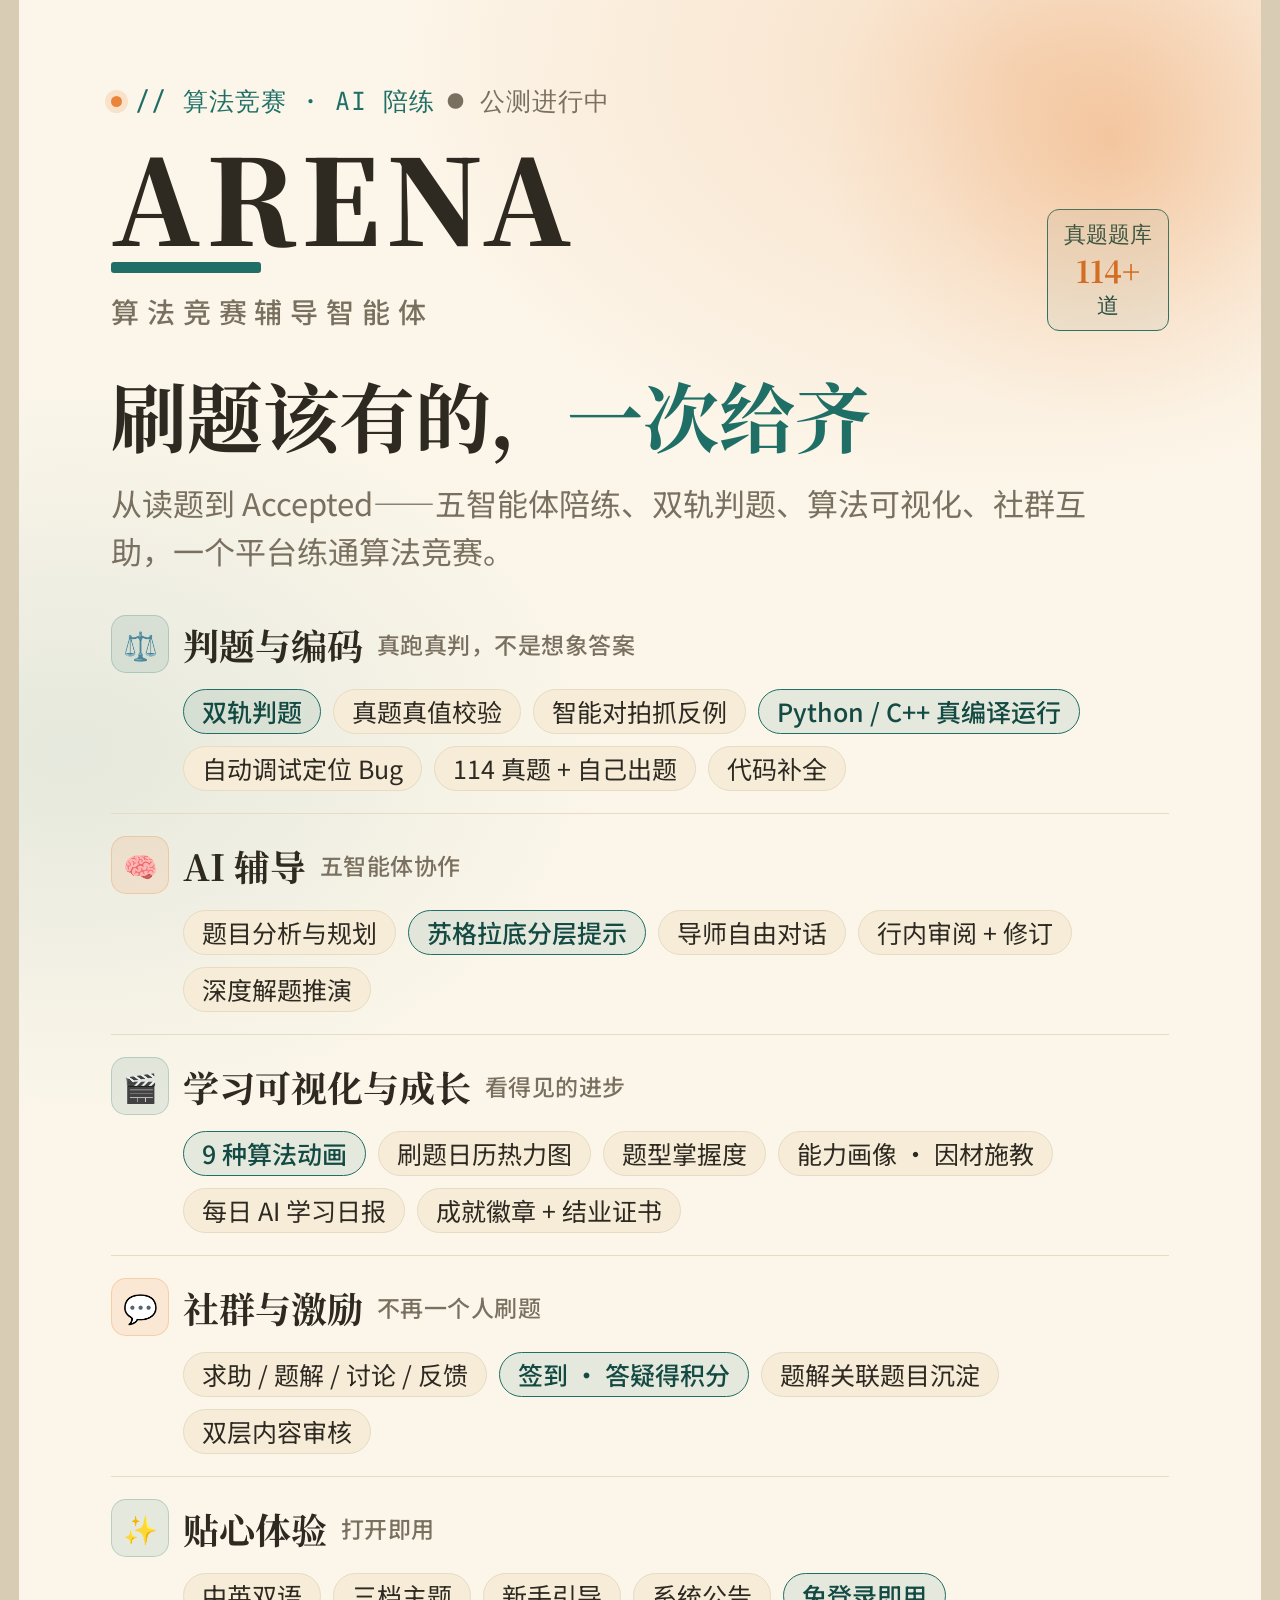
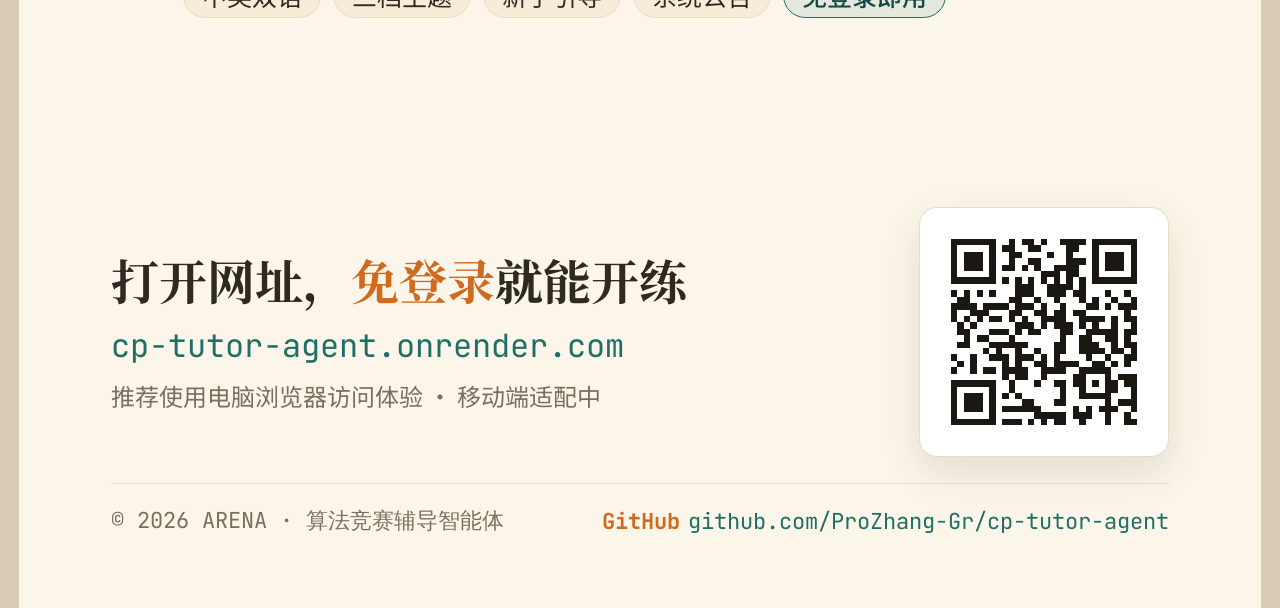
<file: 宣传海报/ARENA海报-功能全景.html>
<!DOCTYPE html>
<html lang="zh-CN">
<head>
<meta charset="UTF-8" />
<meta name="viewport" content="width=device-width, initial-scale=1.0" />
<title>ARENA 宣传海报 · 功能全景</title>
<link rel="preconnect" href="https://fonts.googleapis.com">
<link rel="preconnect" href="https://fonts.gstatic.com" crossorigin>
<link href="https://fonts.googleapis.com/css2?family=Noto+Serif+SC:wght@500;700;900&family=Noto+Sans+SC:wght@400;500;700&family=JetBrains+Mono:wght@400;500;700&display=swap" rel="stylesheet">
<style>
/* ============================================================
   ARENA 宣传海报 · 功能全景（竖版 1242×2208）
   ★ 改文案：改 <body> 文字；改配色：改 :root；导出：浏览器 Ctrl+P 存 PDF 或截图
   ============================================================ */
:root{
  --paper:#FCF6EA; --paper2:#F6ECD8; --ink:#2E2A22; --ink-soft:#7A7060;
  --orange:#E8853A; --orange-deep:#CF6A1E; --teal:#1F6F66; --teal-deep:#134A43;
  --gold:#C79A3E; --line:#E7DBC2;
  --serif:"Noto Serif SC","Source Han Serif SC","Songti SC",Georgia,serif;
  --sans:"Noto Sans SC","PingFang SC","Microsoft YaHei",sans-serif;
  --mono:"JetBrains Mono","Cascadia Code","SF Mono",Consolas,monospace;
}
*{box-sizing:border-box;margin:0;padding:0}
html,body{background:#d8cdb4}
.poster{position:relative;width:1242px;height:2208px;margin:0 auto;overflow:hidden;
  background:
    radial-gradient(1100px 760px at 80% 3%, rgba(232,133,58,.20), transparent 58%),
    radial-gradient(900px 620px at 4% 34%, rgba(31,111,102,.10), transparent 60%),
    var(--paper);
  color:var(--ink);font-family:var(--sans);padding:84px 92px 72px;display:flex;flex-direction:column}
.sun{position:absolute;top:-150px;right:-140px;width:580px;height:580px;border-radius:50%;
  background:radial-gradient(circle at 50% 50%, rgba(232,133,58,.32), rgba(232,133,58,.08) 46%, transparent 70%);
  pointer-events:none}

.eyebrow{font-family:var(--mono);font-size:25px;letter-spacing:.04em;color:var(--teal);
  display:flex;align-items:center;gap:13px;margin-bottom:24px}
.eyebrow .dot{width:11px;height:11px;border-radius:50%;background:var(--orange);
  box-shadow:0 0 0 6px rgba(232,133,58,.18)}
.eyebrow .live{color:var(--ink-soft)}

.top{display:flex;align-items:flex-end;justify-content:space-between;gap:20px}
.wordmark{font-family:var(--serif);font-weight:900;font-size:118px;line-height:.9;letter-spacing:.04em}
.wordmark::after{content:"";display:block;width:150px;height:11px;margin-top:14px;background:var(--teal);border-radius:3px}
.brand-sub{font-family:var(--sans);font-weight:500;font-size:28px;color:var(--ink-soft);letter-spacing:.28em;margin-top:18px}
.badge{font-family:var(--mono);font-size:22px;color:var(--teal-deep);border:1.5px solid var(--teal);
  border-radius:12px;padding:10px 16px;text-align:center;line-height:1.35;background:rgba(31,111,102,.06)}
.badge b{font-family:var(--serif);font-size:30px;color:var(--orange-deep);display:block}

.headline{font-family:var(--serif);font-weight:700;font-size:76px;line-height:1.16;margin-top:40px}
.headline .hl{color:var(--teal)}
.subhead{font-size:31px;line-height:1.55;color:var(--ink-soft);margin-top:20px;max-width:1010px}

/* 功能模块（能力地图） */
.mods{margin-top:34px}
.mod{padding:22px 0;border-top:1.5px solid var(--line)}
.mod:first-child{border-top:none;padding-top:6px}
.mod-title{display:flex;align-items:center;gap:14px;font-family:var(--serif);font-weight:700;
  font-size:36px;margin-bottom:16px}
.mod-title .ic{width:58px;height:58px;border-radius:15px;display:grid;place-items:center;font-size:28px;
  background:rgba(31,111,102,.10);color:var(--teal);border:1.5px solid rgba(31,111,102,.22);flex:0 0 auto}
.mod:nth-child(even) .mod-title .ic{background:rgba(232,133,58,.12);color:var(--orange-deep);border-color:rgba(232,133,58,.28)}
.mod-title small{font-family:var(--sans);font-weight:500;font-size:23px;color:var(--ink-soft);letter-spacing:.02em}
.pills{display:flex;flex-wrap:wrap;gap:12px;padding-left:72px}
.pill{font-size:25px;padding:9px 18px;border-radius:999px;background:var(--paper2);
  border:1.5px solid var(--line);color:var(--ink);line-height:1}
.pill.hot{border-color:var(--teal);color:var(--teal-deep);background:rgba(31,111,102,.10);font-weight:500}

/* CTA + 二维码 */
.cta{margin-top:auto;padding-top:30px;display:flex;align-items:center;justify-content:space-between;gap:36px}
.cta-text .k{font-family:var(--serif);font-weight:700;font-size:48px;line-height:1.2}
.cta-text .k em{color:var(--orange-deep);font-style:normal}
.cta-text .u{font-family:var(--mono);font-size:32px;color:var(--teal);margin-top:16px}
.cta-text .note{font-size:24px;color:var(--ink-soft);margin-top:11px}
.qr{flex:0 0 auto;width:250px;height:250px;background:#fff;border-radius:18px;padding:18px;
  border:1.5px solid var(--line);box-shadow:0 16px 40px rgba(46,42,34,.12)}
.qr svg{width:100%;height:100%;display:block}
.qr-fallback{width:100%;height:100%;display:grid;place-items:center;color:var(--ink-soft);
  font-family:var(--mono);font-size:20px;text-align:center;border:2px dashed var(--line);border-radius:10px}

.foot{margin-top:26px;font-family:var(--mono);font-size:22px;color:var(--ink-soft);
  display:flex;justify-content:space-between;align-items:center;gap:16px;border-top:1.5px solid var(--line);padding-top:22px}
.foot .gh{color:var(--teal)}
.foot .gh b{color:var(--orange-deep);font-weight:700;margin-right:8px}
</style>
</head>
<body>
<div class="poster">
  <div class="sun"></div>

  <div class="eyebrow"><span class="dot"></span><span>// 算法竞赛 · AI 陪练</span><span class="live">● 公测进行中</span></div>

  <div class="top">
    <div>
      <div class="wordmark">ARENA</div>
      <div class="brand-sub">算法竞赛辅导智能体</div>
    </div>
    <div class="badge">真题题库<b>114+</b>道</div>
  </div>

  <h1 class="headline">刷题该有的，<span class="hl">一次给齐</span></h1>
  <p class="subhead">从读题到 Accepted——五智能体陪练、双轨判题、算法可视化、社群互助，一个平台练通算法竞赛。</p>

  <div class="mods">
    <div class="mod">
      <div class="mod-title"><span class="ic">⚖️</span>判题与编码<small>真跑真判，不是想象答案</small></div>
      <div class="pills">
        <span class="pill hot">双轨判题</span><span class="pill">真题真值校验</span><span class="pill">智能对拍抓反例</span>
        <span class="pill hot">Python / C++ 真编译运行</span><span class="pill">自动调试定位 Bug</span><span class="pill">114 真题 + 自己出题</span><span class="pill">代码补全</span>
      </div>
    </div>
    <div class="mod">
      <div class="mod-title"><span class="ic">🧠</span>AI 辅导<small>五智能体协作</small></div>
      <div class="pills">
        <span class="pill">题目分析与规划</span><span class="pill hot">苏格拉底分层提示</span><span class="pill">导师自由对话</span>
        <span class="pill">行内审阅 + 修订</span><span class="pill">深度解题推演</span>
      </div>
    </div>
    <div class="mod">
      <div class="mod-title"><span class="ic">🎬</span>学习可视化与成长<small>看得见的进步</small></div>
      <div class="pills">
        <span class="pill hot">9 种算法动画</span><span class="pill">刷题日历热力图</span><span class="pill">题型掌握度</span>
        <span class="pill">能力画像 · 因材施教</span><span class="pill">每日 AI 学习日报</span><span class="pill">成就徽章 + 结业证书</span>
      </div>
    </div>
    <div class="mod">
      <div class="mod-title"><span class="ic">💬</span>社群与激励<small>不再一个人刷题</small></div>
      <div class="pills">
        <span class="pill">求助 / 题解 / 讨论 / 反馈</span><span class="pill hot">签到 · 答疑得积分</span><span class="pill">题解关联题目沉淀</span><span class="pill">双层内容审核</span>
      </div>
    </div>
    <div class="mod">
      <div class="mod-title"><span class="ic">✨</span>贴心体验<small>打开即用</small></div>
      <div class="pills">
        <span class="pill">中英双语</span><span class="pill">三档主题</span><span class="pill">新手引导</span><span class="pill">系统公告</span><span class="pill hot">免登录即用</span>
      </div>
    </div>
  </div>

  <div class="cta">
    <div class="cta-text">
      <div class="k">打开网址，<em>免登录</em>就能开练</div>
      <div class="u">cp-tutor-agent.onrender.com</div>
      <div class="note">推荐使用电脑浏览器访问体验 · 移动端适配中</div>
    </div>
    <div class="qr" id="qr"><svg viewBox="-2 -2 33 33" shape-rendering="crispEdges" xmlns="http://www.w3.org/2000/svg"><rect x="-2" y="-2" width="33" height="33" fill="#ffffff"/><path d="M0 0h1v1h-1zM1 0h1v1h-1zM2 0h1v1h-1zM3 0h1v1h-1zM4 0h1v1h-1zM5 0h1v1h-1zM6 0h1v1h-1zM9 0h1v1h-1zM11 0h1v1h-1zM12 0h1v1h-1zM14 0h1v1h-1zM17 0h1v1h-1zM18 0h1v1h-1zM19 0h1v1h-1zM20 0h1v1h-1zM22 0h1v1h-1zM23 0h1v1h-1zM24 0h1v1h-1zM25 0h1v1h-1zM26 0h1v1h-1zM27 0h1v1h-1zM28 0h1v1h-1zM0 1h1v1h-1zM6 1h1v1h-1zM8 1h1v1h-1zM9 1h1v1h-1zM12 1h1v1h-1zM13 1h1v1h-1zM18 1h1v1h-1zM19 1h1v1h-1zM22 1h1v1h-1zM28 1h1v1h-1zM0 2h1v1h-1zM2 2h1v1h-1zM3 2h1v1h-1zM4 2h1v1h-1zM6 2h1v1h-1zM9 2h1v1h-1zM10 2h1v1h-1zM15 2h1v1h-1zM18 2h1v1h-1zM22 2h1v1h-1zM24 2h1v1h-1zM25 2h1v1h-1zM26 2h1v1h-1zM28 2h1v1h-1zM0 3h1v1h-1zM2 3h1v1h-1zM3 3h1v1h-1zM4 3h1v1h-1zM6 3h1v1h-1zM9 3h1v1h-1zM12 3h1v1h-1zM13 3h1v1h-1zM18 3h1v1h-1zM19 3h1v1h-1zM20 3h1v1h-1zM22 3h1v1h-1zM24 3h1v1h-1zM25 3h1v1h-1zM26 3h1v1h-1zM28 3h1v1h-1zM0 4h1v1h-1zM2 4h1v1h-1zM3 4h1v1h-1zM4 4h1v1h-1zM6 4h1v1h-1zM8 4h1v1h-1zM9 4h1v1h-1zM11 4h1v1h-1zM13 4h1v1h-1zM16 4h1v1h-1zM17 4h1v1h-1zM18 4h1v1h-1zM19 4h1v1h-1zM22 4h1v1h-1zM24 4h1v1h-1zM25 4h1v1h-1zM26 4h1v1h-1zM28 4h1v1h-1zM0 5h1v1h-1zM6 5h1v1h-1zM14 5h1v1h-1zM15 5h1v1h-1zM16 5h1v1h-1zM18 5h1v1h-1zM19 5h1v1h-1zM22 5h1v1h-1zM28 5h1v1h-1zM0 6h1v1h-1zM1 6h1v1h-1zM2 6h1v1h-1zM3 6h1v1h-1zM4 6h1v1h-1zM5 6h1v1h-1zM6 6h1v1h-1zM8 6h1v1h-1zM10 6h1v1h-1zM12 6h1v1h-1zM14 6h1v1h-1zM16 6h1v1h-1zM18 6h1v1h-1zM20 6h1v1h-1zM22 6h1v1h-1zM23 6h1v1h-1zM24 6h1v1h-1zM25 6h1v1h-1zM26 6h1v1h-1zM27 6h1v1h-1zM28 6h1v1h-1zM10 7h1v1h-1zM11 7h1v1h-1zM12 7h1v1h-1zM15 7h1v1h-1zM16 7h1v1h-1zM17 7h1v1h-1zM18 7h1v1h-1zM20 7h1v1h-1zM0 8h1v1h-1zM2 8h1v1h-1zM4 8h1v1h-1zM6 8h1v1h-1zM10 8h1v1h-1zM11 8h1v1h-1zM12 8h1v1h-1zM15 8h1v1h-1zM16 8h1v1h-1zM17 8h1v1h-1zM19 8h1v1h-1zM20 8h1v1h-1zM24 8h1v1h-1zM27 8h1v1h-1zM1 9h1v1h-1zM2 9h1v1h-1zM9 9h1v1h-1zM10 9h1v1h-1zM13 9h1v1h-1zM16 9h1v1h-1zM20 9h1v1h-1zM22 9h1v1h-1zM25 9h1v1h-1zM28 9h1v1h-1zM0 10h1v1h-1zM1 10h1v1h-1zM2 10h1v1h-1zM3 10h1v1h-1zM5 10h1v1h-1zM6 10h1v1h-1zM7 10h1v1h-1zM8 10h1v1h-1zM10 10h1v1h-1zM11 10h1v1h-1zM12 10h1v1h-1zM14 10h1v1h-1zM17 10h1v1h-1zM21 10h1v1h-1zM22 10h1v1h-1zM24 10h1v1h-1zM26 10h1v1h-1zM27 10h1v1h-1zM28 10h1v1h-1zM0 11h1v1h-1zM3 11h1v1h-1zM4 11h1v1h-1zM5 11h1v1h-1zM9 11h1v1h-1zM10 11h1v1h-1zM13 11h1v1h-1zM14 11h1v1h-1zM16 11h1v1h-1zM17 11h1v1h-1zM19 11h1v1h-1zM20 11h1v1h-1zM27 11h1v1h-1zM0 12h1v1h-1zM2 12h1v1h-1zM4 12h1v1h-1zM6 12h1v1h-1zM7 12h1v1h-1zM9 12h1v1h-1zM11 12h1v1h-1zM14 12h1v1h-1zM15 12h1v1h-1zM16 12h1v1h-1zM17 12h1v1h-1zM20 12h1v1h-1zM21 12h1v1h-1zM22 12h1v1h-1zM23 12h1v1h-1zM25 12h1v1h-1zM27 12h1v1h-1zM28 12h1v1h-1zM1 13h1v1h-1zM3 13h1v1h-1zM10 13h1v1h-1zM11 13h1v1h-1zM12 13h1v1h-1zM14 13h1v1h-1zM16 13h1v1h-1zM17 13h1v1h-1zM18 13h1v1h-1zM20 13h1v1h-1zM22 13h1v1h-1zM25 13h1v1h-1zM28 13h1v1h-1zM1 14h1v1h-1zM2 14h1v1h-1zM6 14h1v1h-1zM7 14h1v1h-1zM8 14h1v1h-1zM10 14h1v1h-1zM12 14h1v1h-1zM13 14h1v1h-1zM17 14h1v1h-1zM18 14h1v1h-1zM21 14h1v1h-1zM22 14h1v1h-1zM23 14h1v1h-1zM24 14h1v1h-1zM25 14h1v1h-1zM27 14h1v1h-1zM28 14h1v1h-1zM2 15h1v1h-1zM4 15h1v1h-1zM5 15h1v1h-1zM9 15h1v1h-1zM17 15h1v1h-1zM20 15h1v1h-1zM21 15h1v1h-1zM24 15h1v1h-1zM25 15h1v1h-1zM27 15h1v1h-1zM1 16h1v1h-1zM2 16h1v1h-1zM6 16h1v1h-1zM7 16h1v1h-1zM8 16h1v1h-1zM9 16h1v1h-1zM10 16h1v1h-1zM11 16h1v1h-1zM16 16h1v1h-1zM17 16h1v1h-1zM20 16h1v1h-1zM21 16h1v1h-1zM22 16h1v1h-1zM25 16h1v1h-1zM27 16h1v1h-1zM28 16h1v1h-1zM5 17h1v1h-1zM7 17h1v1h-1zM10 17h1v1h-1zM13 17h1v1h-1zM16 17h1v1h-1zM17 17h1v1h-1zM20 17h1v1h-1zM21 17h1v1h-1zM22 17h1v1h-1zM23 17h1v1h-1zM25 17h1v1h-1zM26 17h1v1h-1zM28 17h1v1h-1zM0 18h1v1h-1zM3 18h1v1h-1zM6 18h1v1h-1zM7 18h1v1h-1zM8 18h1v1h-1zM10 18h1v1h-1zM11 18h1v1h-1zM12 18h1v1h-1zM14 18h1v1h-1zM16 18h1v1h-1zM21 18h1v1h-1zM24 18h1v1h-1zM27 18h1v1h-1zM28 18h1v1h-1zM1 19h1v1h-1zM3 19h1v1h-1zM8 19h1v1h-1zM10 19h1v1h-1zM13 19h1v1h-1zM14 19h1v1h-1zM16 19h1v1h-1zM17 19h1v1h-1zM18 19h1v1h-1zM19 19h1v1h-1zM22 19h1v1h-1zM23 19h1v1h-1zM25 19h1v1h-1zM27 19h1v1h-1zM0 20h1v1h-1zM3 20h1v1h-1zM5 20h1v1h-1zM6 20h1v1h-1zM8 20h1v1h-1zM9 20h1v1h-1zM10 20h1v1h-1zM11 20h1v1h-1zM14 20h1v1h-1zM15 20h1v1h-1zM16 20h1v1h-1zM17 20h1v1h-1zM20 20h1v1h-1zM21 20h1v1h-1zM22 20h1v1h-1zM23 20h1v1h-1zM24 20h1v1h-1zM8 21h1v1h-1zM10 21h1v1h-1zM11 21h1v1h-1zM14 21h1v1h-1zM19 21h1v1h-1zM20 21h1v1h-1zM24 21h1v1h-1zM26 21h1v1h-1zM27 21h1v1h-1zM28 21h1v1h-1zM0 22h1v1h-1zM1 22h1v1h-1zM2 22h1v1h-1zM3 22h1v1h-1zM4 22h1v1h-1zM5 22h1v1h-1zM6 22h1v1h-1zM9 22h1v1h-1zM13 22h1v1h-1zM16 22h1v1h-1zM17 22h1v1h-1zM19 22h1v1h-1zM20 22h1v1h-1zM22 22h1v1h-1zM24 22h1v1h-1zM25 22h1v1h-1zM27 22h1v1h-1zM28 22h1v1h-1zM0 23h1v1h-1zM6 23h1v1h-1zM9 23h1v1h-1zM17 23h1v1h-1zM20 23h1v1h-1zM24 23h1v1h-1zM25 23h1v1h-1zM28 23h1v1h-1zM0 24h1v1h-1zM2 24h1v1h-1zM3 24h1v1h-1zM4 24h1v1h-1zM6 24h1v1h-1zM8 24h1v1h-1zM10 24h1v1h-1zM17 24h1v1h-1zM20 24h1v1h-1zM21 24h1v1h-1zM22 24h1v1h-1zM23 24h1v1h-1zM24 24h1v1h-1zM28 24h1v1h-1zM0 25h1v1h-1zM2 25h1v1h-1zM3 25h1v1h-1zM4 25h1v1h-1zM6 25h1v1h-1zM11 25h1v1h-1zM12 25h1v1h-1zM16 25h1v1h-1zM17 25h1v1h-1zM24 25h1v1h-1zM26 25h1v1h-1zM27 25h1v1h-1zM28 25h1v1h-1zM0 26h1v1h-1zM2 26h1v1h-1zM3 26h1v1h-1zM4 26h1v1h-1zM6 26h1v1h-1zM8 26h1v1h-1zM9 26h1v1h-1zM10 26h1v1h-1zM11 26h1v1h-1zM12 26h1v1h-1zM13 26h1v1h-1zM19 26h1v1h-1zM21 26h1v1h-1zM23 26h1v1h-1zM24 26h1v1h-1zM25 26h1v1h-1zM28 26h1v1h-1zM0 27h1v1h-1zM6 27h1v1h-1zM13 27h1v1h-1zM14 27h1v1h-1zM15 27h1v1h-1zM16 27h1v1h-1zM17 27h1v1h-1zM19 27h1v1h-1zM20 27h1v1h-1zM21 27h1v1h-1zM24 27h1v1h-1zM27 27h1v1h-1zM0 28h1v1h-1zM1 28h1v1h-1zM2 28h1v1h-1zM3 28h1v1h-1zM4 28h1v1h-1zM5 28h1v1h-1zM6 28h1v1h-1zM8 28h1v1h-1zM9 28h1v1h-1zM10 28h1v1h-1zM12 28h1v1h-1zM14 28h1v1h-1zM16 28h1v1h-1zM17 28h1v1h-1zM20 28h1v1h-1zM24 28h1v1h-1zM27 28h1v1h-1zM28 28h1v1h-1z" fill="#1b1712"/></svg></div>
  </div>

  <div class="foot">
    <span>© 2026 ARENA · 算法竞赛辅导智能体</span>
    <span class="gh"><b>GitHub</b>github.com/ProZhang-Gr/cp-tutor-agent</span>
  </div>
</div>
</body>
</html>
</file>
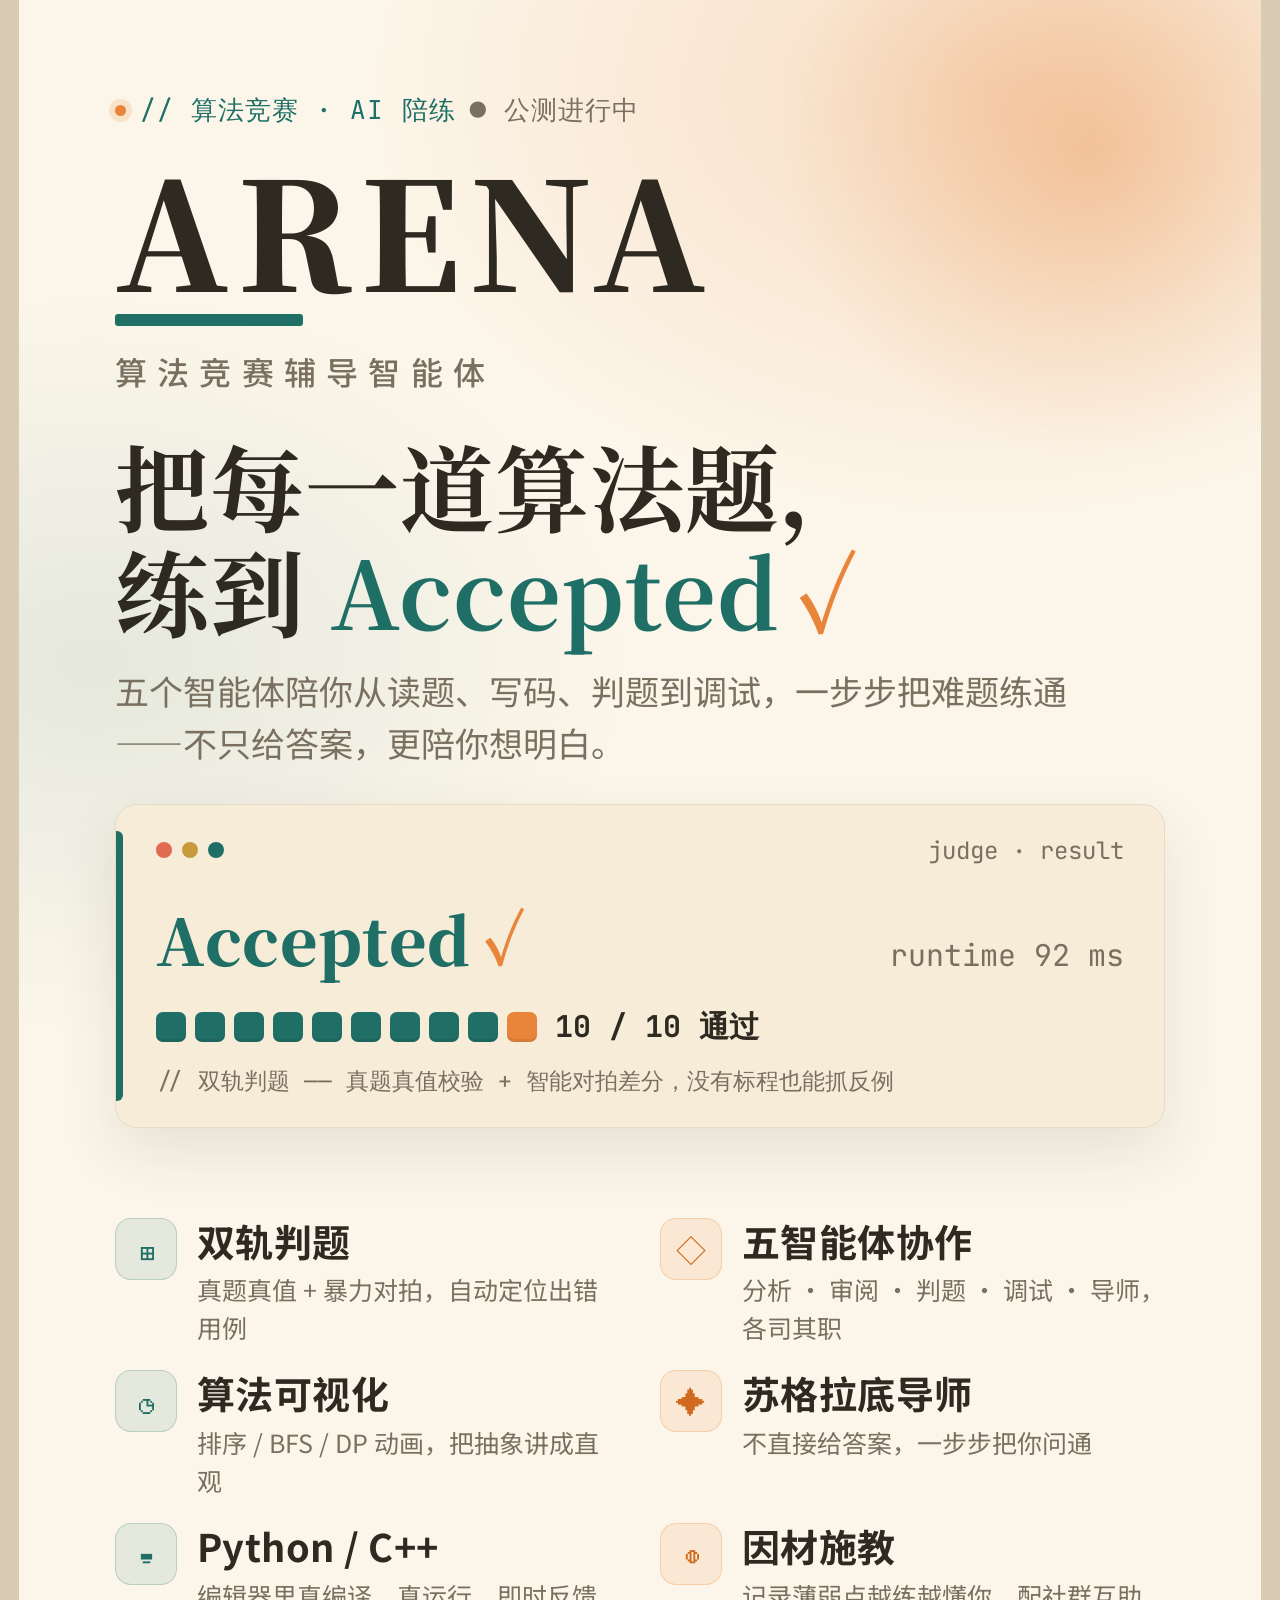
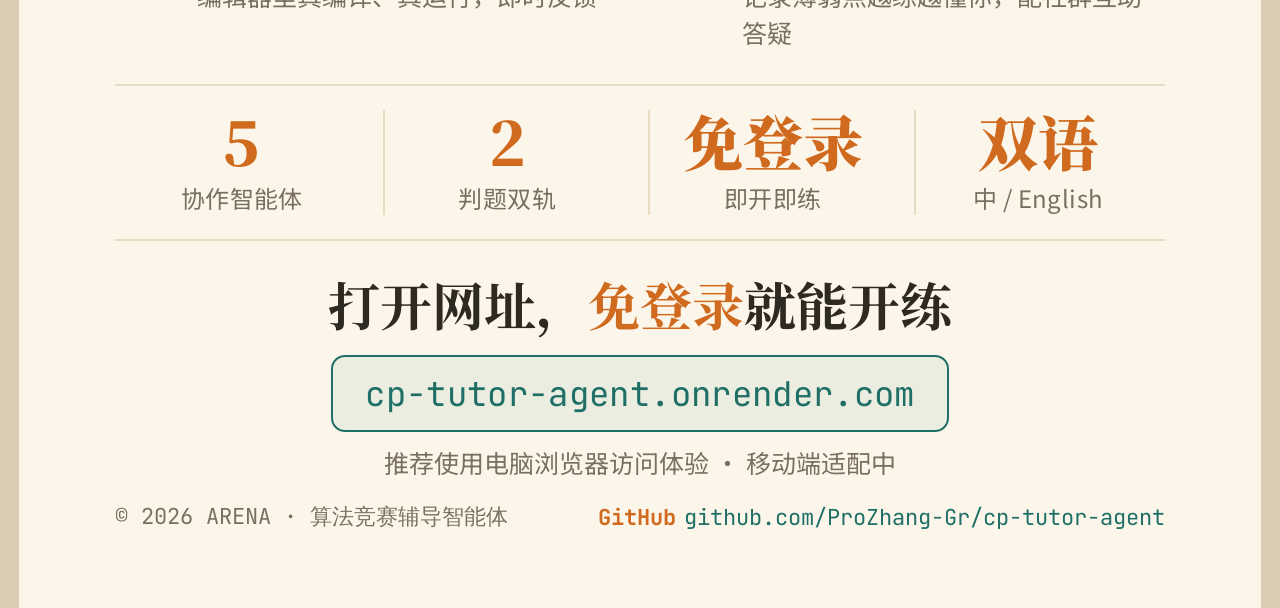
<file: 宣传海报/ARENA海报-竖版-无码.html>
<!DOCTYPE html>
<html lang="zh-CN">
<head>
<meta charset="UTF-8" />
<meta name="viewport" content="width=device-width, initial-scale=1.0" />
<title>ARENA 宣传海报 · 竖版</title>
<link rel="preconnect" href="https://fonts.googleapis.com">
<link rel="preconnect" href="https://fonts.gstatic.com" crossorigin>
<link href="https://fonts.googleapis.com/css2?family=Noto+Serif+SC:wght@500;700;900&family=Noto+Sans+SC:wght@400;500;700&family=JetBrains+Mono:wght@400;500;700&display=swap" rel="stylesheet">
<style>
/* ============================================================
   ARENA 宣传海报（竖版 1242×2208）
   ★ 想改文案：直接改下面 <body> 里的文字
   ★ 想改配色：只改这块 :root 里的颜色变量即可
   ★ 导出：浏览器打开 → 右键/Ctrl+P 打印成 PDF，或截图（建议 2 倍清晰度）
   ============================================================ */
:root{
  --paper:#FCF6EA;        /* 暖米白主底 */
  --paper2:#F6ECD8;       /* 略深的米色，用于卡片 */
  --ink:#2E2A22;          /* 主文字（浓咖啡墨） */
  --ink-soft:#7A7060;     /* 次要文字 */
  --orange:#E8853A;       /* 主强调：暖阳橙金 */
  --orange-deep:#CF6A1E;  /* 深一档橙，用于描边/阴影 */
  --teal:#1F6F66;         /* 点缀：深青 */
  --teal-deep:#134A43;    /* 更深的青 */
  --gold:#C79A3E;         /* 细金线 */
  --line:#E7DBC2;         /* 浅描边 */
  --serif:"Noto Serif SC","Source Han Serif SC","Songti SC",Georgia,serif;
  --sans:"Noto Sans SC","PingFang SC","Microsoft YaHei",sans-serif;
  --mono:"JetBrains Mono","Cascadia Code","SF Mono",Consolas,monospace;
}
*{box-sizing:border-box;margin:0;padding:0}
html,body{background:#d8cdb4}
/* 海报画布：固定 1242×2208，便于截图/打印对齐 */
.poster{
  position:relative;width:1242px;height:2208px;margin:0 auto;overflow:hidden;
  background:
    radial-gradient(1100px 760px at 78% 4%, rgba(232,133,58,.22), transparent 58%),
    radial-gradient(900px 620px at 6% 30%, rgba(31,111,102,.10), transparent 60%),
    var(--paper);
  color:var(--ink);font-family:var(--sans);
  padding:92px 96px 76px;display:flex;flex-direction:column;
}
/* 右上角的暖阳光晕（招牌氛围，刻意只在这一处用力） */
.sun{position:absolute;top:-160px;right:-140px;width:620px;height:620px;border-radius:50%;
  background:radial-gradient(circle at 50% 50%, rgba(232,133,58,.34), rgba(232,133,58,.10) 46%, transparent 70%);
  filter:blur(2px);pointer-events:none}

/* ---------- 顶部：眉标 + 字标 ---------- */
.eyebrow{font-family:var(--mono);font-size:26px;letter-spacing:.04em;color:var(--teal);
  display:flex;align-items:center;gap:14px;margin-bottom:30px}
.eyebrow .dot{width:11px;height:11px;border-radius:50%;background:var(--orange);
  box-shadow:0 0 0 6px rgba(232,133,58,.18)}
.eyebrow .live{color:var(--ink-soft)}

.wordmark{font-family:var(--serif);font-weight:900;font-size:150px;line-height:.92;
  letter-spacing:.05em;color:var(--ink);position:relative;display:inline-block}
.wordmark::after{content:"";display:block;width:188px;height:12px;margin-top:18px;
  background:var(--teal);border-radius:3px}
.brand-sub{font-family:var(--sans);font-weight:500;font-size:32px;color:var(--ink-soft);
  letter-spacing:.32em;margin-top:22px}

/* ---------- 主标题 ---------- */
.headline{font-family:var(--serif);font-weight:700;font-size:94px;line-height:1.12;
  margin-top:38px;letter-spacing:.01em}
.headline .ac{color:var(--teal);position:relative;white-space:nowrap}
.headline .ac .check{display:inline-block;margin-left:14px;color:var(--orange);
  transform:translateY(4px)}
.headline .hl{background:linear-gradient(transparent 64%, rgba(232,133,58,.34) 64%)}
.subhead{font-size:34px;line-height:1.55;color:var(--ink-soft);margin-top:22px;max-width:980px}

/* ---------- 招牌：判题结果卡 ---------- */
.verdict{margin-top:34px;background:var(--paper2);border:1.5px solid var(--line);
  border-radius:22px;padding:30px 40px;position:relative;
  box-shadow:0 24px 60px rgba(46,42,34,.10)}
.verdict::before{content:"";position:absolute;left:0;top:26px;bottom:26px;width:7px;
  background:var(--teal);border-radius:0 6px 6px 0}
.verdict-top{display:flex;align-items:center;justify-content:space-between;
  font-family:var(--mono);font-size:24px;color:var(--ink-soft);margin-bottom:26px}
.verdict-top .lights{display:flex;gap:10px}
.verdict-top .lights i{width:16px;height:16px;border-radius:50%;display:inline-block}
.lights i:nth-child(1){background:#E06A52}.lights i:nth-child(2){background:var(--gold)}
.lights i:nth-child(3){background:var(--teal)}
.verdict-main{display:flex;align-items:baseline;justify-content:space-between}
.verdict-main .v{font-family:var(--serif);font-weight:900;font-size:64px;color:var(--teal);
  letter-spacing:.01em}
.verdict-main .v .ck{color:var(--orange);margin-left:10px}
.verdict-main .ms{font-family:var(--mono);font-size:30px;color:var(--ink-soft)}
.verdict-tests{display:flex;align-items:center;gap:18px;margin-top:22px}
.cases{display:flex;gap:9px}
.cases span{width:30px;height:30px;border-radius:7px;background:var(--teal);
  box-shadow:inset 0 -3px 0 rgba(0,0,0,.08)}
.cases span:last-child{background:var(--orange)}
.verdict-tests .pass{font-family:var(--mono);font-size:30px;font-weight:700;color:var(--ink)}
.verdict-cap{font-family:var(--mono);font-size:23px;color:var(--ink-soft);margin-top:18px}

/* ---------- 功能网格 ---------- */
.features{margin-top:auto;padding-top:34px;display:grid;grid-template-columns:1fr 1fr;
  gap:24px 40px}
.feat{display:flex;gap:20px;align-items:flex-start}
.feat .ic{flex:0 0 auto;width:62px;height:62px;border-radius:16px;display:grid;place-items:center;
  font-size:30px;background:rgba(31,111,102,.10);color:var(--teal);border:1.5px solid rgba(31,111,102,.22)}
.feat:nth-child(even) .ic{background:rgba(232,133,58,.12);color:var(--orange-deep);
  border-color:rgba(232,133,58,.28)}
.feat h3{font-size:38px;font-weight:700;letter-spacing:.01em;line-height:1.2}
.feat p{font-size:25px;color:var(--ink-soft);line-height:1.5;margin-top:8px}

/* ---------- 数据条 ---------- */
.strip{margin-top:32px;display:flex;justify-content:space-between;gap:18px;
  border-top:2px solid var(--line);border-bottom:2px solid var(--line);padding:24px 4px}
.stat{text-align:center;flex:1}
.stat .n{font-family:var(--serif);font-weight:900;font-size:60px;color:var(--orange-deep);line-height:1}
.stat .l{font-size:24px;color:var(--ink-soft);margin-top:10px;letter-spacing:.02em}
.stat + .stat{border-left:2px solid var(--line)}

/* ---------- 行动召唤 + 二维码 ---------- */
.cta{margin-top:32px;display:flex;align-items:center;justify-content:space-between;gap:40px}
.cta-text .k{font-family:var(--serif);font-weight:700;font-size:52px;line-height:1.2}
.cta-text .k em{color:var(--orange-deep);font-style:normal}
.cta-text .u{font-family:var(--mono);font-size:34px;color:var(--teal);margin-top:18px;
  letter-spacing:.01em}
.cta-text .note{font-size:25px;color:var(--ink-soft);margin-top:12px}
.qr{flex:0 0 auto;width:268px;height:268px;background:#fff;border-radius:20px;
  padding:20px;border:1.5px solid var(--line);box-shadow:0 18px 44px rgba(46,42,34,.12)}
.qr svg{width:100%;height:100%;display:block}
.qr-fallback{width:100%;height:100%;display:grid;place-items:center;color:var(--ink-soft);
  font-family:var(--mono);font-size:22px;text-align:center;border:2px dashed var(--line);border-radius:10px}

/* ---------- 页脚 ---------- */
.foot{margin-top:22px;font-family:var(--mono);font-size:22px;color:var(--ink-soft);
  display:flex;justify-content:space-between;align-items:center;gap:16px}
.foot .gh{color:var(--teal)}
.foot .gh b{color:var(--orange-deep);font-weight:700;margin-right:8px}

/* —— 无二维码版：行动召唤居中、网址做成醒目按钮 —— */
.cta{justify-content:center !important;text-align:center}
.cta-text{max-width:1020px}
.cta-text .u{display:inline-block;border:2px solid var(--teal);border-radius:14px;
  padding:14px 32px;background:rgba(31,111,102,.07);margin-top:20px}
</style>
</head>
<body>
<div class="poster">
  <div class="sun"></div>

  <!-- 顶部：眉标 + 字标 -->
  <div class="eyebrow">
    <span class="dot"></span><span>// 算法竞赛 · AI 陪练</span><span class="live">● 公测进行中</span>
  </div>
  <div class="wordmark">ARENA</div>
  <div class="brand-sub">算法竞赛辅导智能体</div>

  <!-- 主标题 -->
  <h1 class="headline">
    把每一道算法题，<br>
    练到 <span class="ac">Accepted<span class="check">✓</span></span>
  </h1>
  <p class="subhead">五个智能体陪你从<span class="hl">读题、写码、判题到调试</span>，一步步把难题练通——不只给答案，更陪你想明白。</p>

  <!-- 招牌：判题结果卡 -->
  <div class="verdict">
    <div class="verdict-top">
      <span class="lights"><i></i><i></i><i></i></span>
      <span>judge · result</span>
    </div>
    <div class="verdict-main">
      <span class="v">Accepted<span class="ck">✓</span></span>
      <span class="ms">runtime 92 ms</span>
    </div>
    <div class="verdict-tests">
      <span class="cases"><span></span><span></span><span></span><span></span><span></span><span></span><span></span><span></span><span></span><span></span></span>
      <span class="pass">10 / 10 通过</span>
    </div>
    <div class="verdict-cap">// 双轨判题 —— 真题真值校验 + 智能对拍差分，没有标程也能抓反例</div>
  </div>

  <!-- 功能网格 -->
  <div class="features">
    <div class="feat"><div class="ic">⊞</div><div><h3>双轨判题</h3><p>真题真值 + 暴力对拍，自动定位出错用例</p></div></div>
    <div class="feat"><div class="ic">◇</div><div><h3>五智能体协作</h3><p>分析 · 审阅 · 判题 · 调试 · 导师，各司其职</p></div></div>
    <div class="feat"><div class="ic">◷</div><div><h3>算法可视化</h3><p>排序 / BFS / DP 动画，把抽象讲成直观</p></div></div>
    <div class="feat"><div class="ic">✦</div><div><h3>苏格拉底导师</h3><p>不直接给答案，一步步把你问通</p></div></div>
    <div class="feat"><div class="ic">⌨</div><div><h3>Python / C++</h3><p>编辑器里真编译、真运行，即时反馈</p></div></div>
    <div class="feat"><div class="ic">◍</div><div><h3>因材施教</h3><p>记录薄弱点越练越懂你，配社群互助答疑</p></div></div>
  </div>

  <!-- 数据条 -->
  <div class="strip">
    <div class="stat"><div class="n">5</div><div class="l">协作智能体</div></div>
    <div class="stat"><div class="n">2</div><div class="l">判题双轨</div></div>
    <div class="stat"><div class="n">免登录</div><div class="l">即开即练</div></div>
    <div class="stat"><div class="n">双语</div><div class="l">中 / English</div></div>
  </div>

  <!-- 行动召唤 + 二维码 -->
  <div class="cta">
    <div class="cta-text">
      <div class="k">打开网址，<em>免登录</em>就能开练</div>
      <div class="u">cp-tutor-agent.onrender.com</div>
      <div class="note">推荐使用电脑浏览器访问体验 · 移动端适配中</div>
    </div>
    </div>

  <!-- 页脚 -->
  <div class="foot">
    <span>© 2026 ARENA · 算法竞赛辅导智能体</span>
    <span class="gh"><b>GitHub</b>github.com/ProZhang-Gr/cp-tutor-agent</span>
  </div>
</div>
</body>
</html>
</file>
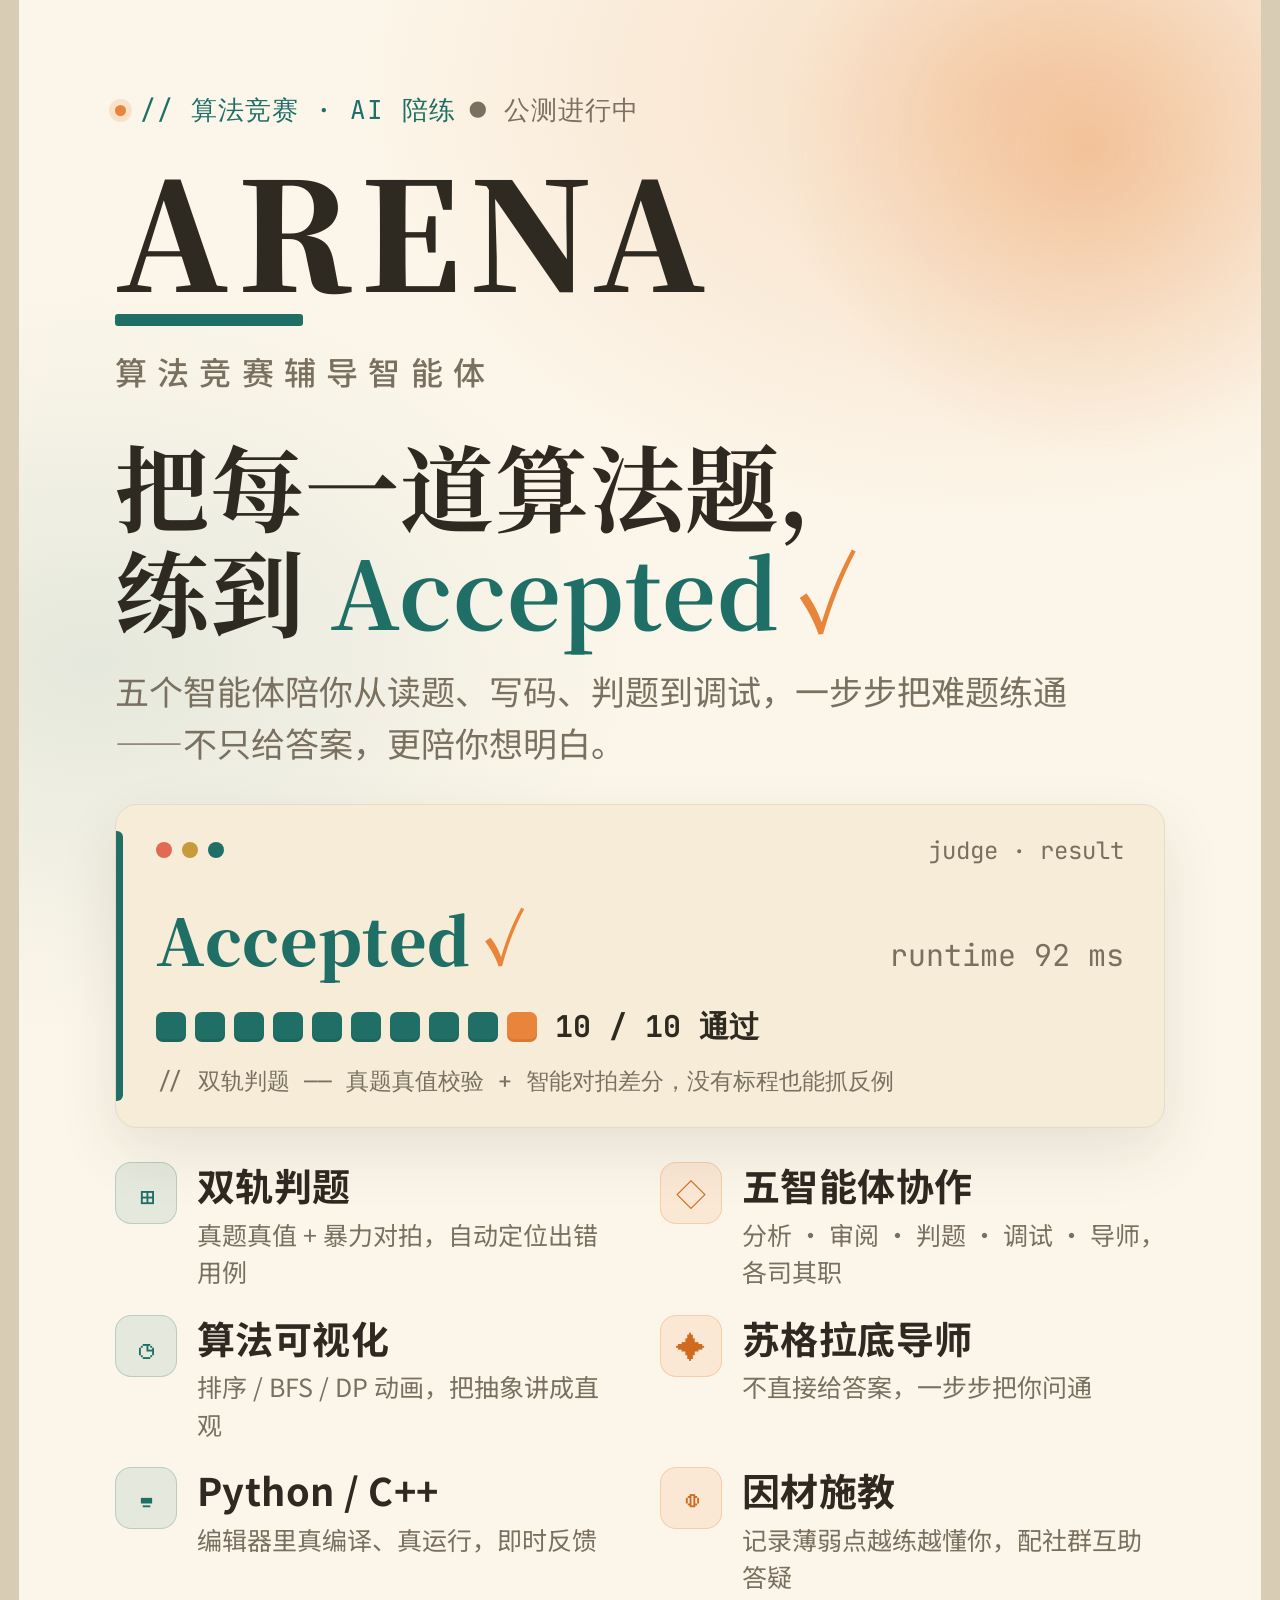
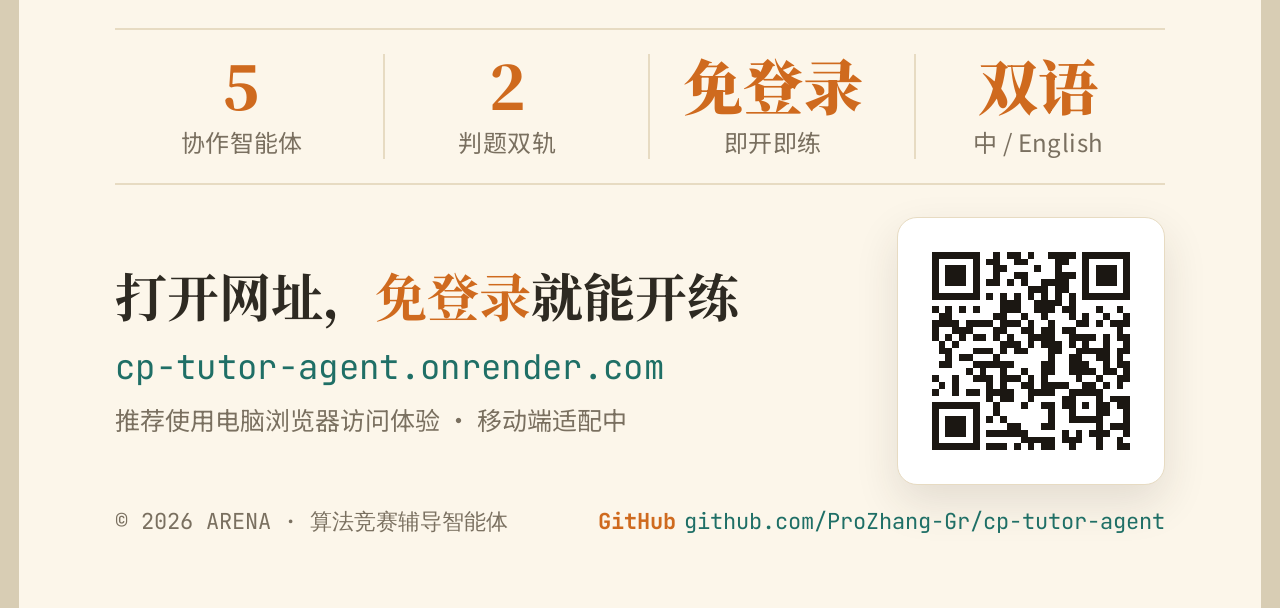
<file: 宣传海报/ARENA海报-竖版.html>
<!DOCTYPE html>
<html lang="zh-CN">
<head>
<meta charset="UTF-8" />
<meta name="viewport" content="width=device-width, initial-scale=1.0" />
<title>ARENA 宣传海报 · 竖版</title>
<link rel="preconnect" href="https://fonts.googleapis.com">
<link rel="preconnect" href="https://fonts.gstatic.com" crossorigin>
<link href="https://fonts.googleapis.com/css2?family=Noto+Serif+SC:wght@500;700;900&family=Noto+Sans+SC:wght@400;500;700&family=JetBrains+Mono:wght@400;500;700&display=swap" rel="stylesheet">
<style>
/* ============================================================
   ARENA 宣传海报（竖版 1242×2208）
   ★ 想改文案：直接改下面 <body> 里的文字
   ★ 想改配色：只改这块 :root 里的颜色变量即可
   ★ 导出：浏览器打开 → 右键/Ctrl+P 打印成 PDF，或截图（建议 2 倍清晰度）
   ============================================================ */
:root{
  --paper:#FCF6EA;        /* 暖米白主底 */
  --paper2:#F6ECD8;       /* 略深的米色，用于卡片 */
  --ink:#2E2A22;          /* 主文字（浓咖啡墨） */
  --ink-soft:#7A7060;     /* 次要文字 */
  --orange:#E8853A;       /* 主强调：暖阳橙金 */
  --orange-deep:#CF6A1E;  /* 深一档橙，用于描边/阴影 */
  --teal:#1F6F66;         /* 点缀：深青 */
  --teal-deep:#134A43;    /* 更深的青 */
  --gold:#C79A3E;         /* 细金线 */
  --line:#E7DBC2;         /* 浅描边 */
  --serif:"Noto Serif SC","Source Han Serif SC","Songti SC",Georgia,serif;
  --sans:"Noto Sans SC","PingFang SC","Microsoft YaHei",sans-serif;
  --mono:"JetBrains Mono","Cascadia Code","SF Mono",Consolas,monospace;
}
*{box-sizing:border-box;margin:0;padding:0}
html,body{background:#d8cdb4}
/* 海报画布：固定 1242×2208，便于截图/打印对齐 */
.poster{
  position:relative;width:1242px;height:2208px;margin:0 auto;overflow:hidden;
  background:
    radial-gradient(1100px 760px at 78% 4%, rgba(232,133,58,.22), transparent 58%),
    radial-gradient(900px 620px at 6% 30%, rgba(31,111,102,.10), transparent 60%),
    var(--paper);
  color:var(--ink);font-family:var(--sans);
  padding:92px 96px 76px;display:flex;flex-direction:column;
}
/* 右上角的暖阳光晕（招牌氛围，刻意只在这一处用力） */
.sun{position:absolute;top:-160px;right:-140px;width:620px;height:620px;border-radius:50%;
  background:radial-gradient(circle at 50% 50%, rgba(232,133,58,.34), rgba(232,133,58,.10) 46%, transparent 70%);
  filter:blur(2px);pointer-events:none}

/* ---------- 顶部：眉标 + 字标 ---------- */
.eyebrow{font-family:var(--mono);font-size:26px;letter-spacing:.04em;color:var(--teal);
  display:flex;align-items:center;gap:14px;margin-bottom:30px}
.eyebrow .dot{width:11px;height:11px;border-radius:50%;background:var(--orange);
  box-shadow:0 0 0 6px rgba(232,133,58,.18)}
.eyebrow .live{color:var(--ink-soft)}

.wordmark{font-family:var(--serif);font-weight:900;font-size:150px;line-height:.92;
  letter-spacing:.05em;color:var(--ink);position:relative;display:inline-block}
.wordmark::after{content:"";display:block;width:188px;height:12px;margin-top:18px;
  background:var(--teal);border-radius:3px}
.brand-sub{font-family:var(--sans);font-weight:500;font-size:32px;color:var(--ink-soft);
  letter-spacing:.32em;margin-top:22px}

/* ---------- 主标题 ---------- */
.headline{font-family:var(--serif);font-weight:700;font-size:94px;line-height:1.12;
  margin-top:38px;letter-spacing:.01em}
.headline .ac{color:var(--teal);position:relative;white-space:nowrap}
.headline .ac .check{display:inline-block;margin-left:14px;color:var(--orange);
  transform:translateY(4px)}
.headline .hl{background:linear-gradient(transparent 64%, rgba(232,133,58,.34) 64%)}
.subhead{font-size:34px;line-height:1.55;color:var(--ink-soft);margin-top:22px;max-width:980px}

/* ---------- 招牌：判题结果卡 ---------- */
.verdict{margin-top:34px;background:var(--paper2);border:1.5px solid var(--line);
  border-radius:22px;padding:30px 40px;position:relative;
  box-shadow:0 24px 60px rgba(46,42,34,.10)}
.verdict::before{content:"";position:absolute;left:0;top:26px;bottom:26px;width:7px;
  background:var(--teal);border-radius:0 6px 6px 0}
.verdict-top{display:flex;align-items:center;justify-content:space-between;
  font-family:var(--mono);font-size:24px;color:var(--ink-soft);margin-bottom:26px}
.verdict-top .lights{display:flex;gap:10px}
.verdict-top .lights i{width:16px;height:16px;border-radius:50%;display:inline-block}
.lights i:nth-child(1){background:#E06A52}.lights i:nth-child(2){background:var(--gold)}
.lights i:nth-child(3){background:var(--teal)}
.verdict-main{display:flex;align-items:baseline;justify-content:space-between}
.verdict-main .v{font-family:var(--serif);font-weight:900;font-size:64px;color:var(--teal);
  letter-spacing:.01em}
.verdict-main .v .ck{color:var(--orange);margin-left:10px}
.verdict-main .ms{font-family:var(--mono);font-size:30px;color:var(--ink-soft)}
.verdict-tests{display:flex;align-items:center;gap:18px;margin-top:22px}
.cases{display:flex;gap:9px}
.cases span{width:30px;height:30px;border-radius:7px;background:var(--teal);
  box-shadow:inset 0 -3px 0 rgba(0,0,0,.08)}
.cases span:last-child{background:var(--orange)}
.verdict-tests .pass{font-family:var(--mono);font-size:30px;font-weight:700;color:var(--ink)}
.verdict-cap{font-family:var(--mono);font-size:23px;color:var(--ink-soft);margin-top:18px}

/* ---------- 功能网格 ---------- */
.features{margin-top:auto;padding-top:34px;display:grid;grid-template-columns:1fr 1fr;
  gap:24px 40px}
.feat{display:flex;gap:20px;align-items:flex-start}
.feat .ic{flex:0 0 auto;width:62px;height:62px;border-radius:16px;display:grid;place-items:center;
  font-size:30px;background:rgba(31,111,102,.10);color:var(--teal);border:1.5px solid rgba(31,111,102,.22)}
.feat:nth-child(even) .ic{background:rgba(232,133,58,.12);color:var(--orange-deep);
  border-color:rgba(232,133,58,.28)}
.feat h3{font-size:38px;font-weight:700;letter-spacing:.01em;line-height:1.2}
.feat p{font-size:25px;color:var(--ink-soft);line-height:1.5;margin-top:8px}

/* ---------- 数据条 ---------- */
.strip{margin-top:32px;display:flex;justify-content:space-between;gap:18px;
  border-top:2px solid var(--line);border-bottom:2px solid var(--line);padding:24px 4px}
.stat{text-align:center;flex:1}
.stat .n{font-family:var(--serif);font-weight:900;font-size:60px;color:var(--orange-deep);line-height:1}
.stat .l{font-size:24px;color:var(--ink-soft);margin-top:10px;letter-spacing:.02em}
.stat + .stat{border-left:2px solid var(--line)}

/* ---------- 行动召唤 + 二维码 ---------- */
.cta{margin-top:32px;display:flex;align-items:center;justify-content:space-between;gap:40px}
.cta-text .k{font-family:var(--serif);font-weight:700;font-size:52px;line-height:1.2}
.cta-text .k em{color:var(--orange-deep);font-style:normal}
.cta-text .u{font-family:var(--mono);font-size:34px;color:var(--teal);margin-top:18px;
  letter-spacing:.01em}
.cta-text .note{font-size:25px;color:var(--ink-soft);margin-top:12px}
.qr{flex:0 0 auto;width:268px;height:268px;background:#fff;border-radius:20px;
  padding:20px;border:1.5px solid var(--line);box-shadow:0 18px 44px rgba(46,42,34,.12)}
.qr svg{width:100%;height:100%;display:block}
.qr-fallback{width:100%;height:100%;display:grid;place-items:center;color:var(--ink-soft);
  font-family:var(--mono);font-size:22px;text-align:center;border:2px dashed var(--line);border-radius:10px}

/* ---------- 页脚 ---------- */
.foot{margin-top:22px;font-family:var(--mono);font-size:22px;color:var(--ink-soft);
  display:flex;justify-content:space-between;align-items:center;gap:16px}
.foot .gh{color:var(--teal)}
.foot .gh b{color:var(--orange-deep);font-weight:700;margin-right:8px}
</style>
</head>
<body>
<div class="poster">
  <div class="sun"></div>

  <!-- 顶部：眉标 + 字标 -->
  <div class="eyebrow">
    <span class="dot"></span><span>// 算法竞赛 · AI 陪练</span><span class="live">● 公测进行中</span>
  </div>
  <div class="wordmark">ARENA</div>
  <div class="brand-sub">算法竞赛辅导智能体</div>

  <!-- 主标题 -->
  <h1 class="headline">
    把每一道算法题，<br>
    练到 <span class="ac">Accepted<span class="check">✓</span></span>
  </h1>
  <p class="subhead">五个智能体陪你从<span class="hl">读题、写码、判题到调试</span>，一步步把难题练通——不只给答案，更陪你想明白。</p>

  <!-- 招牌：判题结果卡 -->
  <div class="verdict">
    <div class="verdict-top">
      <span class="lights"><i></i><i></i><i></i></span>
      <span>judge · result</span>
    </div>
    <div class="verdict-main">
      <span class="v">Accepted<span class="ck">✓</span></span>
      <span class="ms">runtime 92 ms</span>
    </div>
    <div class="verdict-tests">
      <span class="cases"><span></span><span></span><span></span><span></span><span></span><span></span><span></span><span></span><span></span><span></span></span>
      <span class="pass">10 / 10 通过</span>
    </div>
    <div class="verdict-cap">// 双轨判题 —— 真题真值校验 + 智能对拍差分，没有标程也能抓反例</div>
  </div>

  <!-- 功能网格 -->
  <div class="features">
    <div class="feat"><div class="ic">⊞</div><div><h3>双轨判题</h3><p>真题真值 + 暴力对拍，自动定位出错用例</p></div></div>
    <div class="feat"><div class="ic">◇</div><div><h3>五智能体协作</h3><p>分析 · 审阅 · 判题 · 调试 · 导师，各司其职</p></div></div>
    <div class="feat"><div class="ic">◷</div><div><h3>算法可视化</h3><p>排序 / BFS / DP 动画，把抽象讲成直观</p></div></div>
    <div class="feat"><div class="ic">✦</div><div><h3>苏格拉底导师</h3><p>不直接给答案，一步步把你问通</p></div></div>
    <div class="feat"><div class="ic">⌨</div><div><h3>Python / C++</h3><p>编辑器里真编译、真运行，即时反馈</p></div></div>
    <div class="feat"><div class="ic">◍</div><div><h3>因材施教</h3><p>记录薄弱点越练越懂你，配社群互助答疑</p></div></div>
  </div>

  <!-- 数据条 -->
  <div class="strip">
    <div class="stat"><div class="n">5</div><div class="l">协作智能体</div></div>
    <div class="stat"><div class="n">2</div><div class="l">判题双轨</div></div>
    <div class="stat"><div class="n">免登录</div><div class="l">即开即练</div></div>
    <div class="stat"><div class="n">双语</div><div class="l">中 / English</div></div>
  </div>

  <!-- 行动召唤 + 二维码 -->
  <div class="cta">
    <div class="cta-text">
      <div class="k">打开网址，<em>免登录</em>就能开练</div>
      <div class="u">cp-tutor-agent.onrender.com</div>
      <div class="note">推荐使用电脑浏览器访问体验 · 移动端适配中</div>
    </div>
    <div class="qr" id="qr"><svg viewBox="-2 -2 33 33" shape-rendering="crispEdges" xmlns="http://www.w3.org/2000/svg"><rect x="-2" y="-2" width="33" height="33" fill="#ffffff"/><path d="M0 0h1v1h-1zM1 0h1v1h-1zM2 0h1v1h-1zM3 0h1v1h-1zM4 0h1v1h-1zM5 0h1v1h-1zM6 0h1v1h-1zM9 0h1v1h-1zM11 0h1v1h-1zM12 0h1v1h-1zM14 0h1v1h-1zM17 0h1v1h-1zM18 0h1v1h-1zM19 0h1v1h-1zM20 0h1v1h-1zM22 0h1v1h-1zM23 0h1v1h-1zM24 0h1v1h-1zM25 0h1v1h-1zM26 0h1v1h-1zM27 0h1v1h-1zM28 0h1v1h-1zM0 1h1v1h-1zM6 1h1v1h-1zM8 1h1v1h-1zM9 1h1v1h-1zM12 1h1v1h-1zM13 1h1v1h-1zM18 1h1v1h-1zM19 1h1v1h-1zM22 1h1v1h-1zM28 1h1v1h-1zM0 2h1v1h-1zM2 2h1v1h-1zM3 2h1v1h-1zM4 2h1v1h-1zM6 2h1v1h-1zM9 2h1v1h-1zM10 2h1v1h-1zM15 2h1v1h-1zM18 2h1v1h-1zM22 2h1v1h-1zM24 2h1v1h-1zM25 2h1v1h-1zM26 2h1v1h-1zM28 2h1v1h-1zM0 3h1v1h-1zM2 3h1v1h-1zM3 3h1v1h-1zM4 3h1v1h-1zM6 3h1v1h-1zM9 3h1v1h-1zM12 3h1v1h-1zM13 3h1v1h-1zM18 3h1v1h-1zM19 3h1v1h-1zM20 3h1v1h-1zM22 3h1v1h-1zM24 3h1v1h-1zM25 3h1v1h-1zM26 3h1v1h-1zM28 3h1v1h-1zM0 4h1v1h-1zM2 4h1v1h-1zM3 4h1v1h-1zM4 4h1v1h-1zM6 4h1v1h-1zM8 4h1v1h-1zM9 4h1v1h-1zM11 4h1v1h-1zM13 4h1v1h-1zM16 4h1v1h-1zM17 4h1v1h-1zM18 4h1v1h-1zM19 4h1v1h-1zM22 4h1v1h-1zM24 4h1v1h-1zM25 4h1v1h-1zM26 4h1v1h-1zM28 4h1v1h-1zM0 5h1v1h-1zM6 5h1v1h-1zM14 5h1v1h-1zM15 5h1v1h-1zM16 5h1v1h-1zM18 5h1v1h-1zM19 5h1v1h-1zM22 5h1v1h-1zM28 5h1v1h-1zM0 6h1v1h-1zM1 6h1v1h-1zM2 6h1v1h-1zM3 6h1v1h-1zM4 6h1v1h-1zM5 6h1v1h-1zM6 6h1v1h-1zM8 6h1v1h-1zM10 6h1v1h-1zM12 6h1v1h-1zM14 6h1v1h-1zM16 6h1v1h-1zM18 6h1v1h-1zM20 6h1v1h-1zM22 6h1v1h-1zM23 6h1v1h-1zM24 6h1v1h-1zM25 6h1v1h-1zM26 6h1v1h-1zM27 6h1v1h-1zM28 6h1v1h-1zM10 7h1v1h-1zM11 7h1v1h-1zM12 7h1v1h-1zM15 7h1v1h-1zM16 7h1v1h-1zM17 7h1v1h-1zM18 7h1v1h-1zM20 7h1v1h-1zM0 8h1v1h-1zM2 8h1v1h-1zM4 8h1v1h-1zM6 8h1v1h-1zM10 8h1v1h-1zM11 8h1v1h-1zM12 8h1v1h-1zM15 8h1v1h-1zM16 8h1v1h-1zM17 8h1v1h-1zM19 8h1v1h-1zM20 8h1v1h-1zM24 8h1v1h-1zM27 8h1v1h-1zM1 9h1v1h-1zM2 9h1v1h-1zM9 9h1v1h-1zM10 9h1v1h-1zM13 9h1v1h-1zM16 9h1v1h-1zM20 9h1v1h-1zM22 9h1v1h-1zM25 9h1v1h-1zM28 9h1v1h-1zM0 10h1v1h-1zM1 10h1v1h-1zM2 10h1v1h-1zM3 10h1v1h-1zM5 10h1v1h-1zM6 10h1v1h-1zM7 10h1v1h-1zM8 10h1v1h-1zM10 10h1v1h-1zM11 10h1v1h-1zM12 10h1v1h-1zM14 10h1v1h-1zM17 10h1v1h-1zM21 10h1v1h-1zM22 10h1v1h-1zM24 10h1v1h-1zM26 10h1v1h-1zM27 10h1v1h-1zM28 10h1v1h-1zM0 11h1v1h-1zM3 11h1v1h-1zM4 11h1v1h-1zM5 11h1v1h-1zM9 11h1v1h-1zM10 11h1v1h-1zM13 11h1v1h-1zM14 11h1v1h-1zM16 11h1v1h-1zM17 11h1v1h-1zM19 11h1v1h-1zM20 11h1v1h-1zM27 11h1v1h-1zM0 12h1v1h-1zM2 12h1v1h-1zM4 12h1v1h-1zM6 12h1v1h-1zM7 12h1v1h-1zM9 12h1v1h-1zM11 12h1v1h-1zM14 12h1v1h-1zM15 12h1v1h-1zM16 12h1v1h-1zM17 12h1v1h-1zM20 12h1v1h-1zM21 12h1v1h-1zM22 12h1v1h-1zM23 12h1v1h-1zM25 12h1v1h-1zM27 12h1v1h-1zM28 12h1v1h-1zM1 13h1v1h-1zM3 13h1v1h-1zM10 13h1v1h-1zM11 13h1v1h-1zM12 13h1v1h-1zM14 13h1v1h-1zM16 13h1v1h-1zM17 13h1v1h-1zM18 13h1v1h-1zM20 13h1v1h-1zM22 13h1v1h-1zM25 13h1v1h-1zM28 13h1v1h-1zM1 14h1v1h-1zM2 14h1v1h-1zM6 14h1v1h-1zM7 14h1v1h-1zM8 14h1v1h-1zM10 14h1v1h-1zM12 14h1v1h-1zM13 14h1v1h-1zM17 14h1v1h-1zM18 14h1v1h-1zM21 14h1v1h-1zM22 14h1v1h-1zM23 14h1v1h-1zM24 14h1v1h-1zM25 14h1v1h-1zM27 14h1v1h-1zM28 14h1v1h-1zM2 15h1v1h-1zM4 15h1v1h-1zM5 15h1v1h-1zM9 15h1v1h-1zM17 15h1v1h-1zM20 15h1v1h-1zM21 15h1v1h-1zM24 15h1v1h-1zM25 15h1v1h-1zM27 15h1v1h-1zM1 16h1v1h-1zM2 16h1v1h-1zM6 16h1v1h-1zM7 16h1v1h-1zM8 16h1v1h-1zM9 16h1v1h-1zM10 16h1v1h-1zM11 16h1v1h-1zM16 16h1v1h-1zM17 16h1v1h-1zM20 16h1v1h-1zM21 16h1v1h-1zM22 16h1v1h-1zM25 16h1v1h-1zM27 16h1v1h-1zM28 16h1v1h-1zM5 17h1v1h-1zM7 17h1v1h-1zM10 17h1v1h-1zM13 17h1v1h-1zM16 17h1v1h-1zM17 17h1v1h-1zM20 17h1v1h-1zM21 17h1v1h-1zM22 17h1v1h-1zM23 17h1v1h-1zM25 17h1v1h-1zM26 17h1v1h-1zM28 17h1v1h-1zM0 18h1v1h-1zM3 18h1v1h-1zM6 18h1v1h-1zM7 18h1v1h-1zM8 18h1v1h-1zM10 18h1v1h-1zM11 18h1v1h-1zM12 18h1v1h-1zM14 18h1v1h-1zM16 18h1v1h-1zM21 18h1v1h-1zM24 18h1v1h-1zM27 18h1v1h-1zM28 18h1v1h-1zM1 19h1v1h-1zM3 19h1v1h-1zM8 19h1v1h-1zM10 19h1v1h-1zM13 19h1v1h-1zM14 19h1v1h-1zM16 19h1v1h-1zM17 19h1v1h-1zM18 19h1v1h-1zM19 19h1v1h-1zM22 19h1v1h-1zM23 19h1v1h-1zM25 19h1v1h-1zM27 19h1v1h-1zM0 20h1v1h-1zM3 20h1v1h-1zM5 20h1v1h-1zM6 20h1v1h-1zM8 20h1v1h-1zM9 20h1v1h-1zM10 20h1v1h-1zM11 20h1v1h-1zM14 20h1v1h-1zM15 20h1v1h-1zM16 20h1v1h-1zM17 20h1v1h-1zM20 20h1v1h-1zM21 20h1v1h-1zM22 20h1v1h-1zM23 20h1v1h-1zM24 20h1v1h-1zM8 21h1v1h-1zM10 21h1v1h-1zM11 21h1v1h-1zM14 21h1v1h-1zM19 21h1v1h-1zM20 21h1v1h-1zM24 21h1v1h-1zM26 21h1v1h-1zM27 21h1v1h-1zM28 21h1v1h-1zM0 22h1v1h-1zM1 22h1v1h-1zM2 22h1v1h-1zM3 22h1v1h-1zM4 22h1v1h-1zM5 22h1v1h-1zM6 22h1v1h-1zM9 22h1v1h-1zM13 22h1v1h-1zM16 22h1v1h-1zM17 22h1v1h-1zM19 22h1v1h-1zM20 22h1v1h-1zM22 22h1v1h-1zM24 22h1v1h-1zM25 22h1v1h-1zM27 22h1v1h-1zM28 22h1v1h-1zM0 23h1v1h-1zM6 23h1v1h-1zM9 23h1v1h-1zM17 23h1v1h-1zM20 23h1v1h-1zM24 23h1v1h-1zM25 23h1v1h-1zM28 23h1v1h-1zM0 24h1v1h-1zM2 24h1v1h-1zM3 24h1v1h-1zM4 24h1v1h-1zM6 24h1v1h-1zM8 24h1v1h-1zM10 24h1v1h-1zM17 24h1v1h-1zM20 24h1v1h-1zM21 24h1v1h-1zM22 24h1v1h-1zM23 24h1v1h-1zM24 24h1v1h-1zM28 24h1v1h-1zM0 25h1v1h-1zM2 25h1v1h-1zM3 25h1v1h-1zM4 25h1v1h-1zM6 25h1v1h-1zM11 25h1v1h-1zM12 25h1v1h-1zM16 25h1v1h-1zM17 25h1v1h-1zM24 25h1v1h-1zM26 25h1v1h-1zM27 25h1v1h-1zM28 25h1v1h-1zM0 26h1v1h-1zM2 26h1v1h-1zM3 26h1v1h-1zM4 26h1v1h-1zM6 26h1v1h-1zM8 26h1v1h-1zM9 26h1v1h-1zM10 26h1v1h-1zM11 26h1v1h-1zM12 26h1v1h-1zM13 26h1v1h-1zM19 26h1v1h-1zM21 26h1v1h-1zM23 26h1v1h-1zM24 26h1v1h-1zM25 26h1v1h-1zM28 26h1v1h-1zM0 27h1v1h-1zM6 27h1v1h-1zM13 27h1v1h-1zM14 27h1v1h-1zM15 27h1v1h-1zM16 27h1v1h-1zM17 27h1v1h-1zM19 27h1v1h-1zM20 27h1v1h-1zM21 27h1v1h-1zM24 27h1v1h-1zM27 27h1v1h-1zM0 28h1v1h-1zM1 28h1v1h-1zM2 28h1v1h-1zM3 28h1v1h-1zM4 28h1v1h-1zM5 28h1v1h-1zM6 28h1v1h-1zM8 28h1v1h-1zM9 28h1v1h-1zM10 28h1v1h-1zM12 28h1v1h-1zM14 28h1v1h-1zM16 28h1v1h-1zM17 28h1v1h-1zM20 28h1v1h-1zM24 28h1v1h-1zM27 28h1v1h-1zM28 28h1v1h-1z" fill="#1b1712"/></svg></div>
  </div>

  <!-- 页脚 -->
  <div class="foot">
    <span>© 2026 ARENA · 算法竞赛辅导智能体</span>
    <span class="gh"><b>GitHub</b>github.com/ProZhang-Gr/cp-tutor-agent</span>
  </div>
</div>
</body>
</html>
</file>
